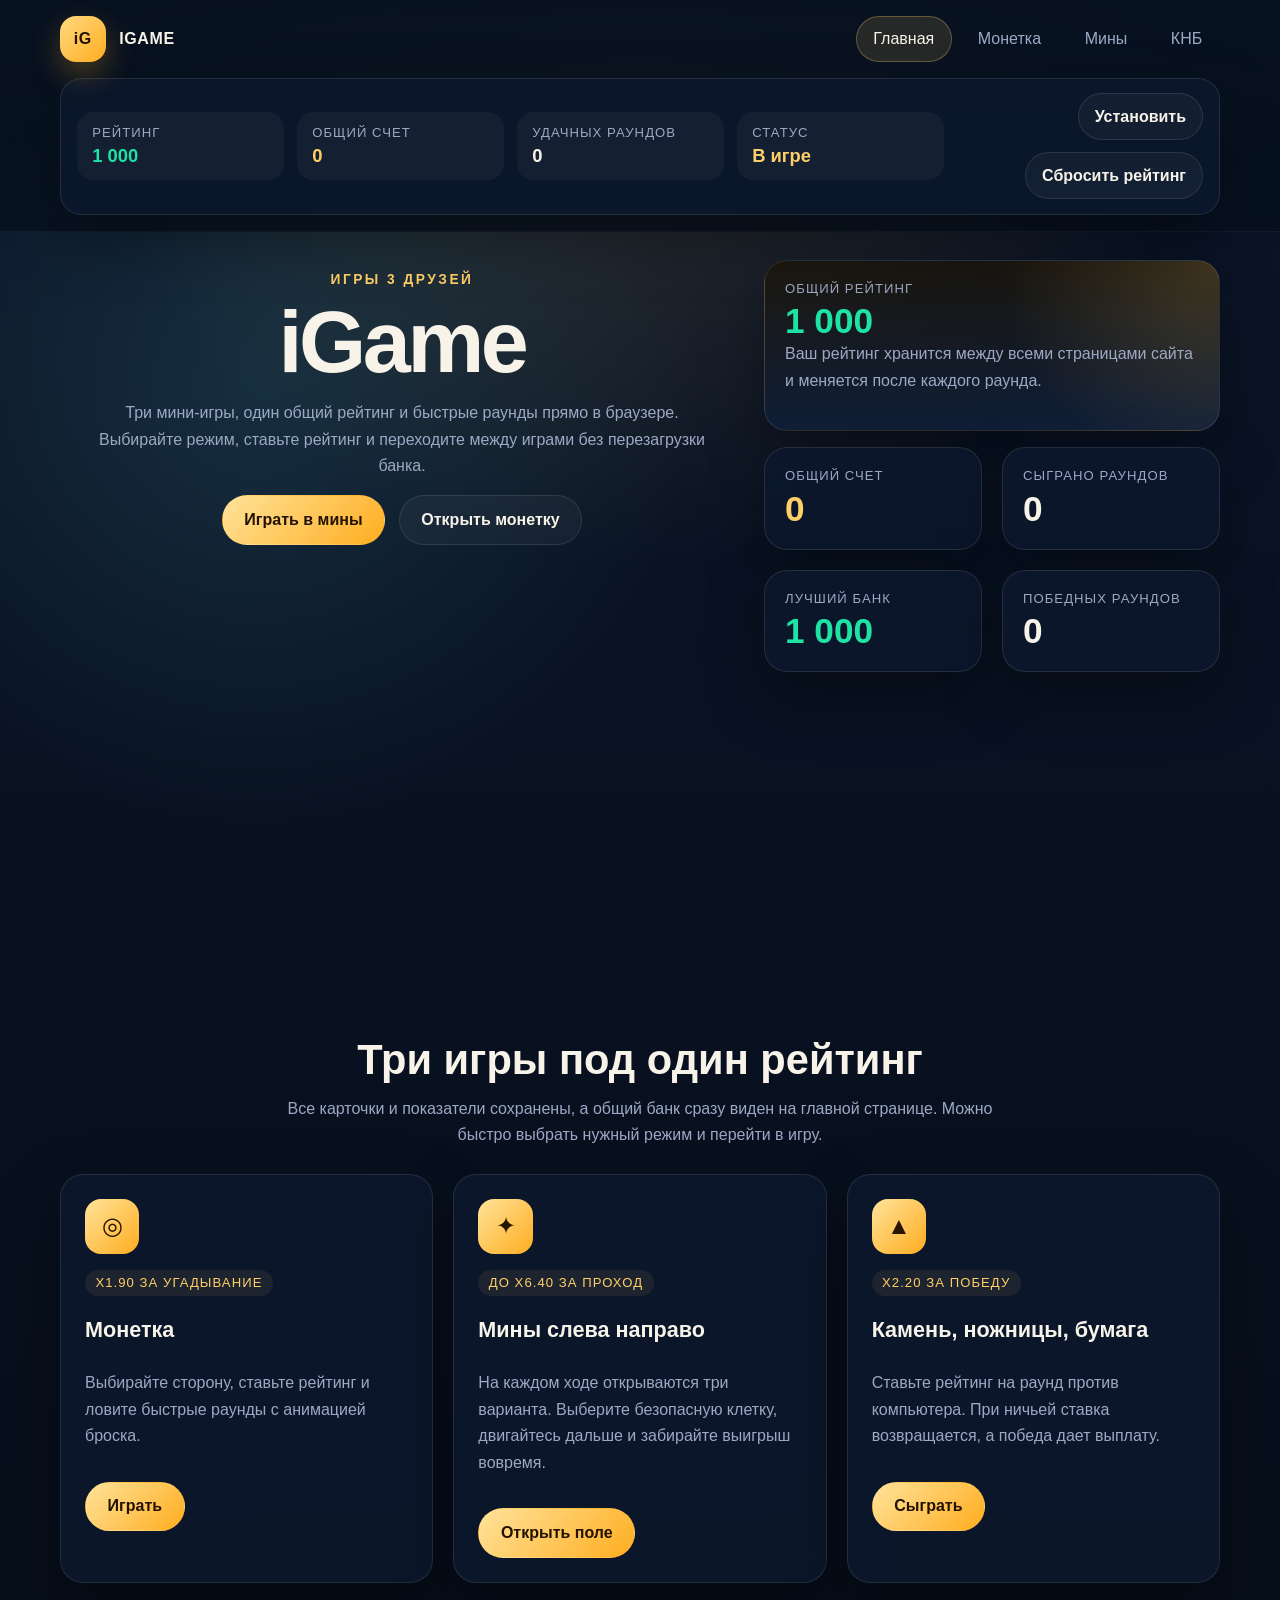
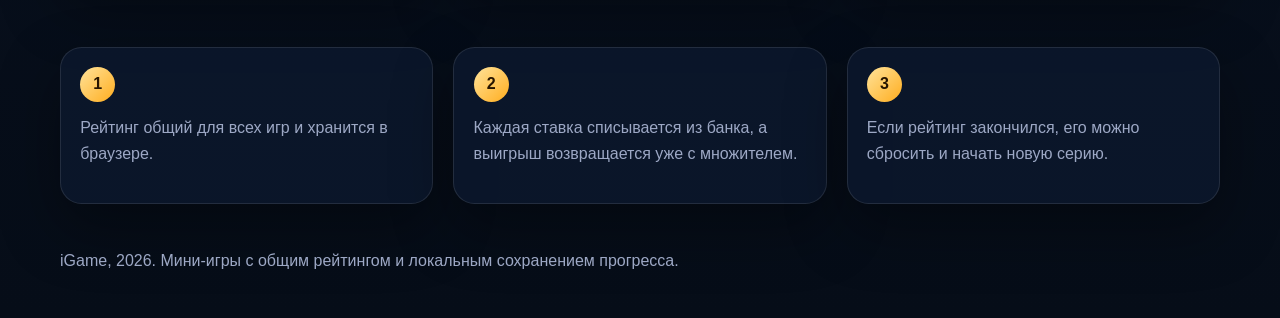
<file: index.html>
<!DOCTYPE html>
<html lang="ru">
<head>
  <meta charset="UTF-8">
  <meta name="viewport" content="width=device-width, initial-scale=1.0">
  <meta name="theme-color" content="#0b1528">
  <meta name="format-detection" content="telephone=no">
  <meta name="mobile-web-app-capable" content="yes">
  <meta name="apple-mobile-web-app-capable" content="yes">
  <meta name="apple-mobile-web-app-status-bar-style" content="black-translucent">
  <meta name="apple-mobile-web-app-title" content="iGame">
  <title>iGame | Мини-игры на рейтинг</title>
  <link rel="manifest" href="manifest.webmanifest">
  <link rel="icon" href="icon.svg" type="image/svg+xml">
  <link rel="apple-touch-icon" href="icons/apple-touch-icon.png">
  <link rel="stylesheet" href="assets/styles.css">
  <link rel="stylesheet" href="styles.override.css">
</head>
<body data-page="home">
  <header class="site-header">
    <div class="container site-header__inner">
      <a class="brand" href="index.html">
        <span class="brand__badge">iG</span>
        <span class="brand__text">iGame</span>
      </a>
      <nav class="site-nav" aria-label="Основная навигация">
        <a href="index.html">Главная</a>
        <a href="coin-toss.html">Монетка</a>
        <a href="minesweeper.html">Мины</a>
        <a href="rps.html">КНБ</a>
      </nav>
    </div>
    <div class="container">
      <section class="bank-bar" aria-label="Игровой рейтинг">
        <div class="bank-bar__group">
          <article class="bank-pill">
            <span class="bank-pill__label">Рейтинг</span>
            <strong class="bank-pill__value" data-bank-balance>1 000</strong>
          </article>
          <article class="bank-pill">
            <span class="bank-pill__label">Общий счет</span>
            <strong class="bank-pill__value" data-bank-profit>+0</strong>
          </article>
          <article class="bank-pill">
            <span class="bank-pill__label">Удачных раундов</span>
            <strong class="bank-pill__value" data-bank-wins>0</strong>
          </article>
          <article class="bank-pill">
            <span class="bank-pill__label">Статус</span>
            <strong class="bank-pill__value" data-bank-rank>В игре</strong>
          </article>
        </div>
        <div class="bank-bar__actions">
          <button class="button button--ghost button--small" type="button" data-install-trigger>Установить</button>
          <button class="button button--ghost button--small" type="button" data-bank-reset>Сбросить рейтинг</button>
        </div>
      </section>
    </div>
  </header>

  <main>
    <section class="hero hero--home">
      <div class="container hero__layout hero__layout--home">
        <div class="hero__content">
          <p class="eyebrow">Игры 3 друзей</p>
          <h1>iGame</h1>
          <p class="hero__lead">
            Три мини-игры, один общий рейтинг и быстрые раунды прямо в браузере. Выбирайте режим, ставьте рейтинг и переходите между играми без перезагрузки банка.
          </p>
          <div class="hero__actions">
            <a class="button button--accent" href="minesweeper.html">Играть в мины</a>
            <a class="button button--ghost" href="coin-toss.html">Открыть монетку</a>
          </div>
        </div>

        <aside class="hero-panel hero-panel--raised" aria-label="Сводка игрока">
          <article class="dashboard-card dashboard-card--jackpot">
            <span class="dashboard-card__label">Общий рейтинг</span>
            <strong class="dashboard-card__value" data-bank-balance>1 000</strong>
            <p class="dashboard-card__text">Ваш рейтинг хранится между всеми страницами сайта и меняется после каждого раунда.</p>
          </article>
          <div class="dashboard-grid">
            <article class="dashboard-card">
              <span class="dashboard-card__label">Общий счет</span>
              <strong class="dashboard-card__value" data-bank-profit>+0</strong>
            </article>
            <article class="dashboard-card">
              <span class="dashboard-card__label">Сыграно раундов</span>
              <strong class="dashboard-card__value" data-bank-rounds>0</strong>
            </article>
            <article class="dashboard-card">
              <span class="dashboard-card__label">Лучший банк</span>
              <strong class="dashboard-card__value" data-bank-best>1 000</strong>
            </article>
            <article class="dashboard-card">
              <span class="dashboard-card__label">Победных раундов</span>
              <strong class="dashboard-card__value" data-bank-wins>0</strong>
            </article>
          </div>
        </aside>
      </div>
    </section>

    <section class="section">
      <div class="container">
        <div class="section-heading section-heading--center">
          <h2>Три игры под один рейтинг</h2>
          <p>Все карточки и показатели сохранены, а общий банк сразу виден на главной странице. Можно быстро выбрать нужный режим и перейти в игру.</p>
        </div>

        <div class="game-grid">
          <article class="game-card">
            <div class="game-card__icon" aria-hidden="true">◎</div>
            <span class="game-card__badge">x1.90 за угадывание</span>
            <h3>Монетка</h3>
            <p>Выбирайте сторону, ставьте рейтинг и ловите быстрые раунды с анимацией броска.</p>
            <a class="button button--accent" href="coin-toss.html">Играть</a>
          </article>

          <article class="game-card">
            <div class="game-card__icon" aria-hidden="true">✦</div>
            <span class="game-card__badge">до x6.40 за проход</span>
            <h3>Мины слева направо</h3>
            <p>На каждом ходе открываются три варианта. Выберите безопасную клетку, двигайтесь дальше и забирайте выигрыш вовремя.</p>
            <a class="button button--accent" href="minesweeper.html">Открыть поле</a>
          </article>

          <article class="game-card">
            <div class="game-card__icon" aria-hidden="true">▲</div>
            <span class="game-card__badge">x2.20 за победу</span>
            <h3>Камень, ножницы, бумага</h3>
            <p>Ставьте рейтинг на раунд против компьютера. При ничьей ставка возвращается, а победа дает выплату.</p>
            <a class="button button--accent" href="rps.html">Сыграть</a>
          </article>
        </div>
      </div>
    </section>

    <section class="section section--compact">
      <div class="container">
        <div class="info-strip">
          <article class="info-strip__card">
            <span>1</span>
            <p>Рейтинг общий для всех игр и хранится в браузере.</p>
          </article>
          <article class="info-strip__card">
            <span>2</span>
            <p>Каждая ставка списывается из банка, а выигрыш возвращается уже с множителем.</p>
          </article>
          <article class="info-strip__card">
            <span>3</span>
            <p>Если рейтинг закончился, его можно сбросить и начать новую серию.</p>
          </article>
        </div>
      </div>
    </section>
  </main>

  <footer class="site-footer">
    <div class="container">
      <p>iGame, 2026. Мини-игры с общим рейтингом и локальным сохранением прогресса.</p>
    </div>
  </footer>

  <script src="assets/main.js"></script>
  <script src="pwa.js"></script>
</body>
</html>
</file>
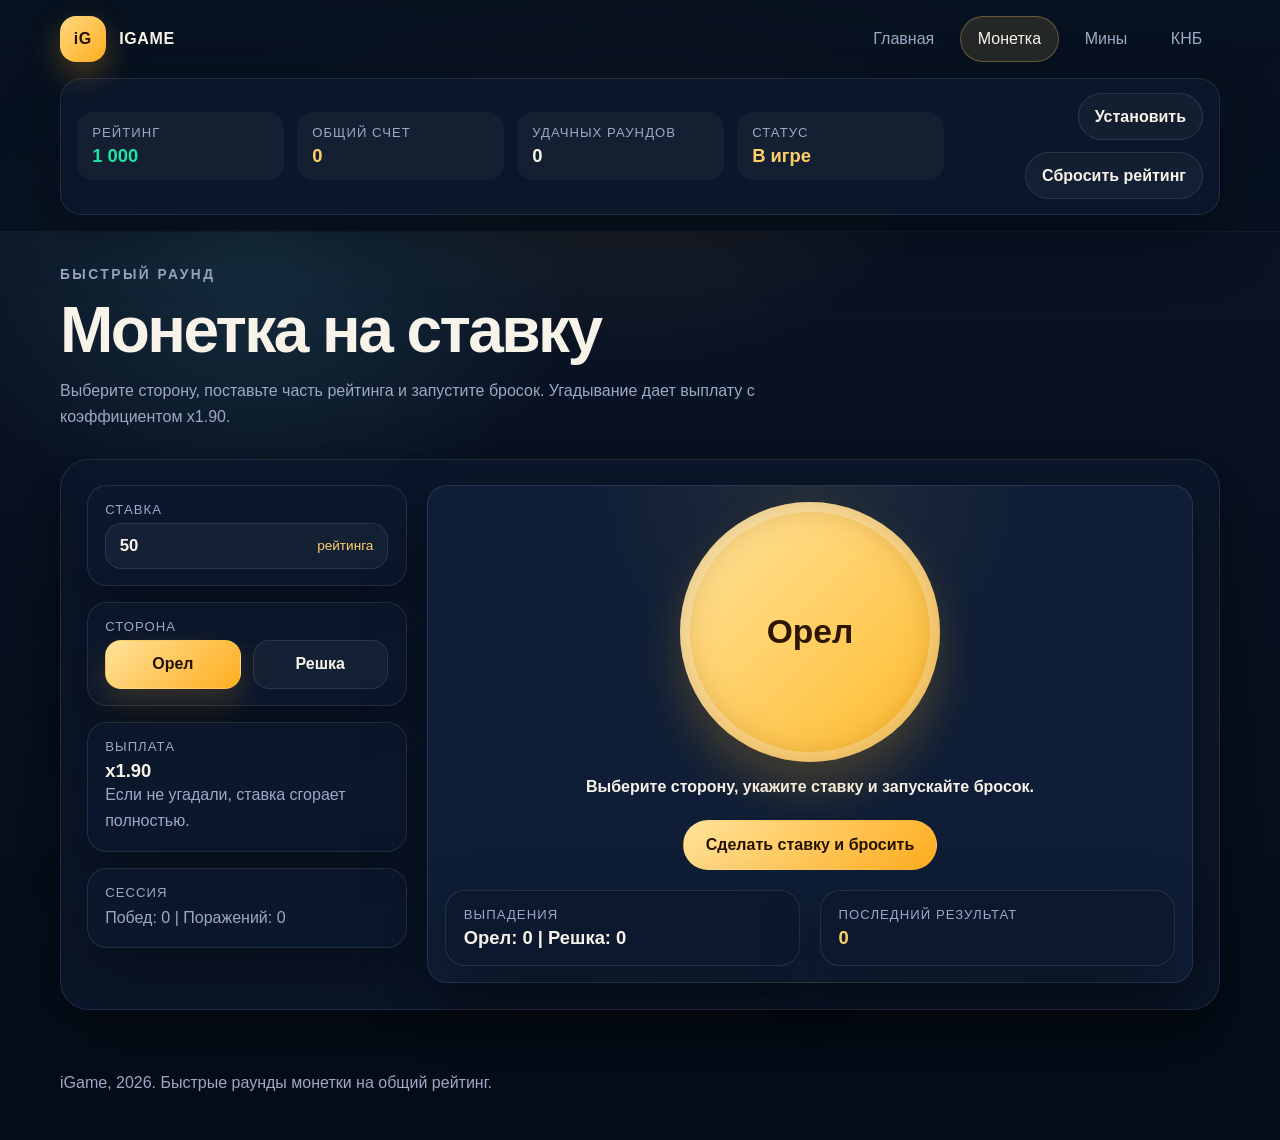
<file: coin-toss.html>
<!DOCTYPE html>
<html lang="ru">
<head>
  <meta charset="UTF-8">
  <meta name="viewport" content="width=device-width, initial-scale=1.0">
  <meta name="theme-color" content="#0b1528">
  <meta name="format-detection" content="telephone=no">
  <meta name="mobile-web-app-capable" content="yes">
  <meta name="apple-mobile-web-app-capable" content="yes">
  <meta name="apple-mobile-web-app-status-bar-style" content="black-translucent">
  <meta name="apple-mobile-web-app-title" content="iGame">
  <title>iGame | Монетка</title>
  <link rel="manifest" href="manifest.webmanifest">
  <link rel="icon" href="icon.svg" type="image/svg+xml">
  <link rel="apple-touch-icon" href="icons/apple-touch-icon.png">
  <link rel="stylesheet" href="assets/styles.css">
  <link rel="stylesheet" href="styles.override.css">
</head>
<body data-page="coin">
  <header class="site-header">
    <div class="container site-header__inner">
      <a class="brand" href="index.html">
        <span class="brand__badge">iG</span>
        <span class="brand__text">iGame</span>
      </a>
      <nav class="site-nav" aria-label="Основная навигация">
        <a href="index.html">Главная</a>
        <a href="coin-toss.html">Монетка</a>
        <a href="minesweeper.html">Мины</a>
        <a href="rps.html">КНБ</a>
      </nav>
    </div>
    <div class="container">
      <section class="bank-bar" aria-label="Игровой рейтинг">
        <div class="bank-bar__group">
          <article class="bank-pill">
            <span class="bank-pill__label">Рейтинг</span>
            <strong class="bank-pill__value" data-bank-balance>1 000</strong>
          </article>
          <article class="bank-pill">
            <span class="bank-pill__label">Общий счет</span>
            <strong class="bank-pill__value" data-bank-profit>+0</strong>
          </article>
          <article class="bank-pill">
            <span class="bank-pill__label">Удачных раундов</span>
            <strong class="bank-pill__value" data-bank-wins>0</strong>
          </article>
          <article class="bank-pill">
            <span class="bank-pill__label">Статус</span>
            <strong class="bank-pill__value" data-bank-rank>В игре</strong>
          </article>
        </div>
        <div class="bank-bar__actions">
          <button class="button button--ghost button--small" type="button" data-install-trigger>Установить</button>
          <button class="button button--ghost button--small" type="button" data-bank-reset>Сбросить рейтинг</button>
        </div>
      </section>
    </div>
  </header>

  <main class="page-main">
    <div class="container">
      <section class="page-intro">
        <p class="eyebrow">Быстрый раунд</p>
        <h1>Монетка на ставку</h1>
        <p>Выберите сторону, поставьте часть рейтинга и запустите бросок. Угадывание дает выплату с коэффициентом x1.90.</p>
      </section>

      <section class="play-card">
        <div class="game-layout">
          <aside class="side-panel">
            <article class="panel-card">
              <span class="panel-card__label">Ставка</span>
              <label class="stake-field" for="coin-stake">
                <input class="stake-field__input" id="coin-stake" type="number" min="10" step="10" value="50" data-stake-input>
                <span class="stake-field__suffix">рейтинга</span>
              </label>
            </article>

            <article class="panel-card">
              <span class="panel-card__label">Сторона</span>
              <div class="toggle-group" id="coin-choice-group">
                <button class="toggle-button is-active" type="button" data-side="heads" aria-pressed="true">Орел</button>
                <button class="toggle-button" type="button" data-side="tails" aria-pressed="false">Решка</button>
              </div>
            </article>

            <article class="panel-card">
              <span class="panel-card__label">Выплата</span>
              <strong class="panel-card__value">x1.90</strong>
              <p class="panel-card__text">Если не угадали, ставка сгорает полностью.</p>
            </article>

            <article class="panel-card">
              <span class="panel-card__label">Сессия</span>
              <p class="panel-card__text" id="coin-session">Побед: 0 | Поражений: 0</p>
            </article>
          </aside>

          <div class="stage-card">
            <div class="coin-stage">
              <div class="coin" id="coin" aria-live="polite" aria-label="Монета">
                <span class="coin__face coin__face--front">Орел</span>
                <span class="coin__face coin__face--back">Решка</span>
              </div>
              <p class="result-text" id="coin-result" aria-live="polite">Выберите сторону, укажите ставку и запускайте бросок.</p>
              <button class="button button--accent" id="coin-button" type="button">Сделать ставку и бросить</button>
            </div>

            <div class="mini-stats">
              <article class="mini-stat">
                <span class="mini-stat__label">Выпадения</span>
                <strong class="mini-stat__value" id="coin-stats">Орел: 0 | Решка: 0</strong>
              </article>
              <article class="mini-stat">
                <span class="mini-stat__label">Последний результат</span>
                <strong class="mini-stat__value" id="coin-last-profit">0</strong>
              </article>
            </div>
          </div>
        </div>
      </section>
    </div>
  </main>

  <footer class="site-footer">
    <div class="container">
      <p>iGame, 2026. Быстрые раунды монетки на общий рейтинг.</p>
    </div>
  </footer>

  <script src="assets/main.js"></script>
  <script src="pwa.js"></script>
  <script src="assets/coin-toss.js"></script>
</body>
</html>
</file>
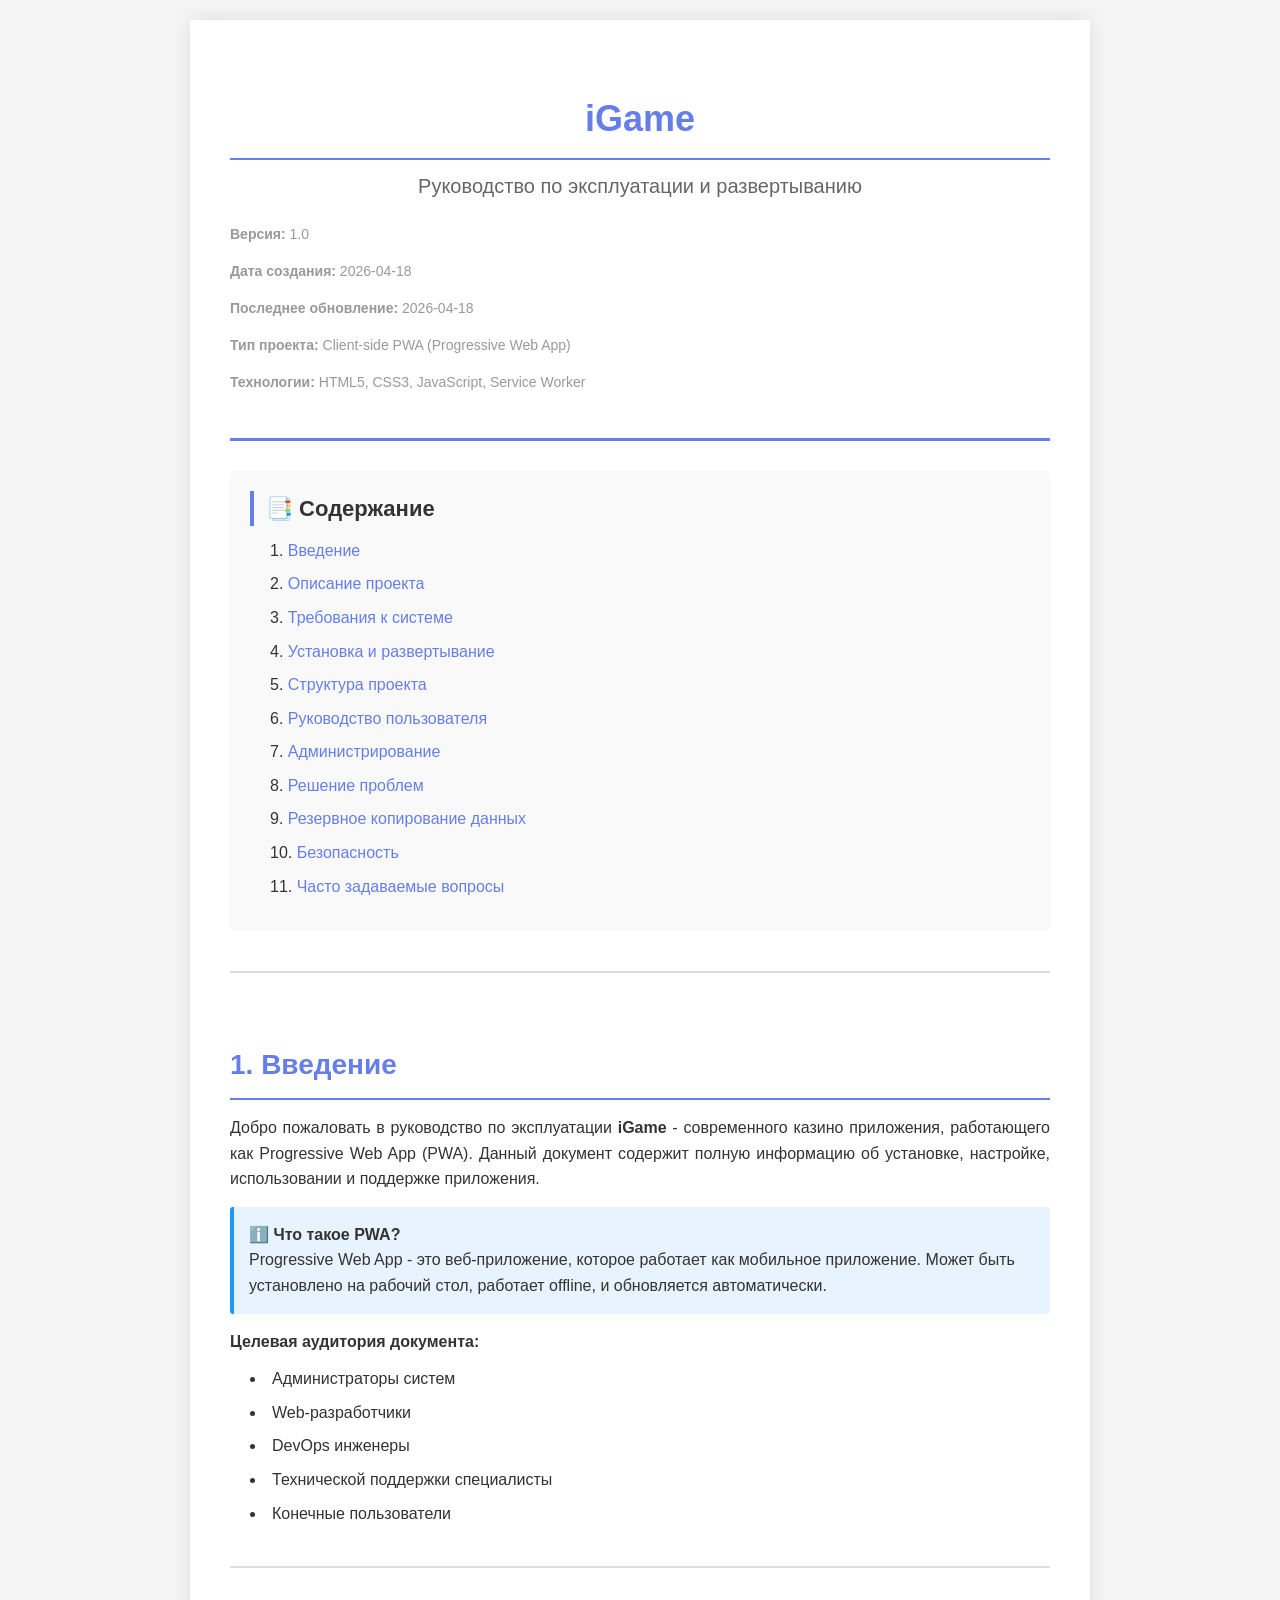
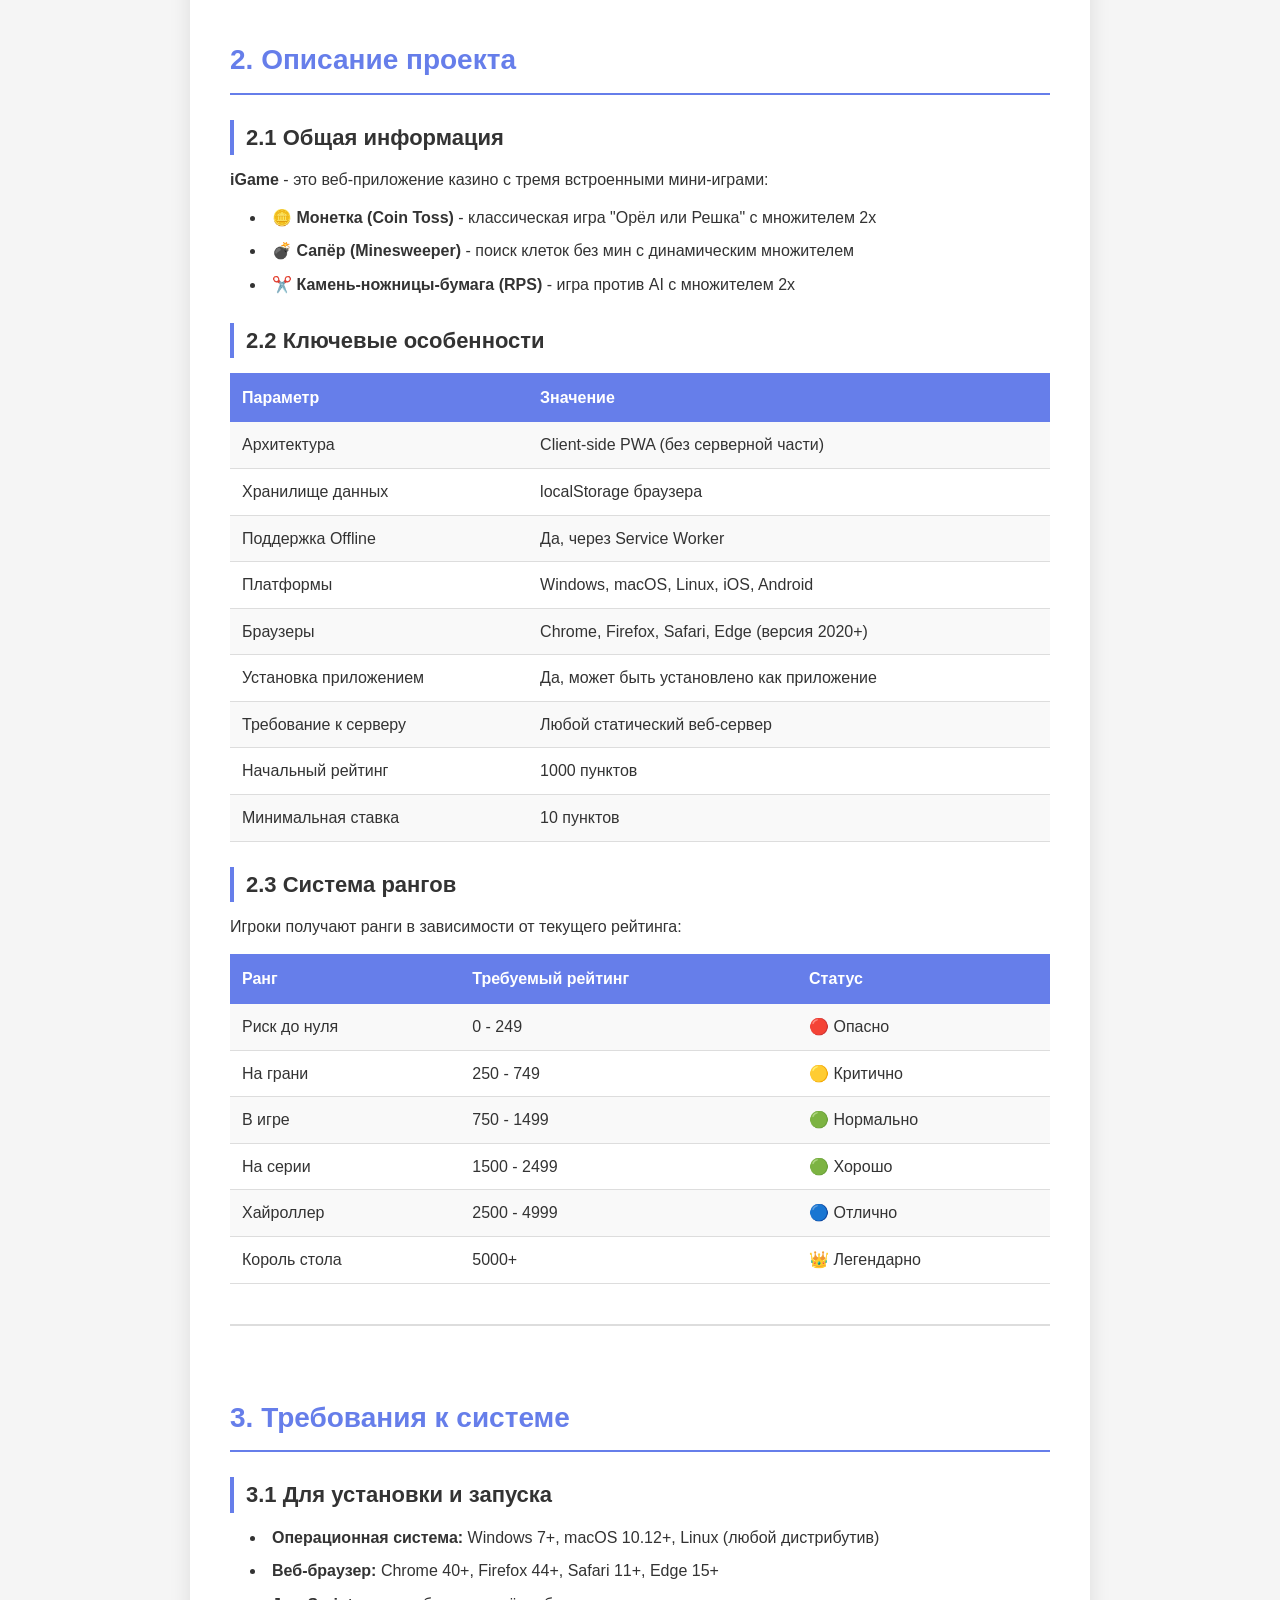
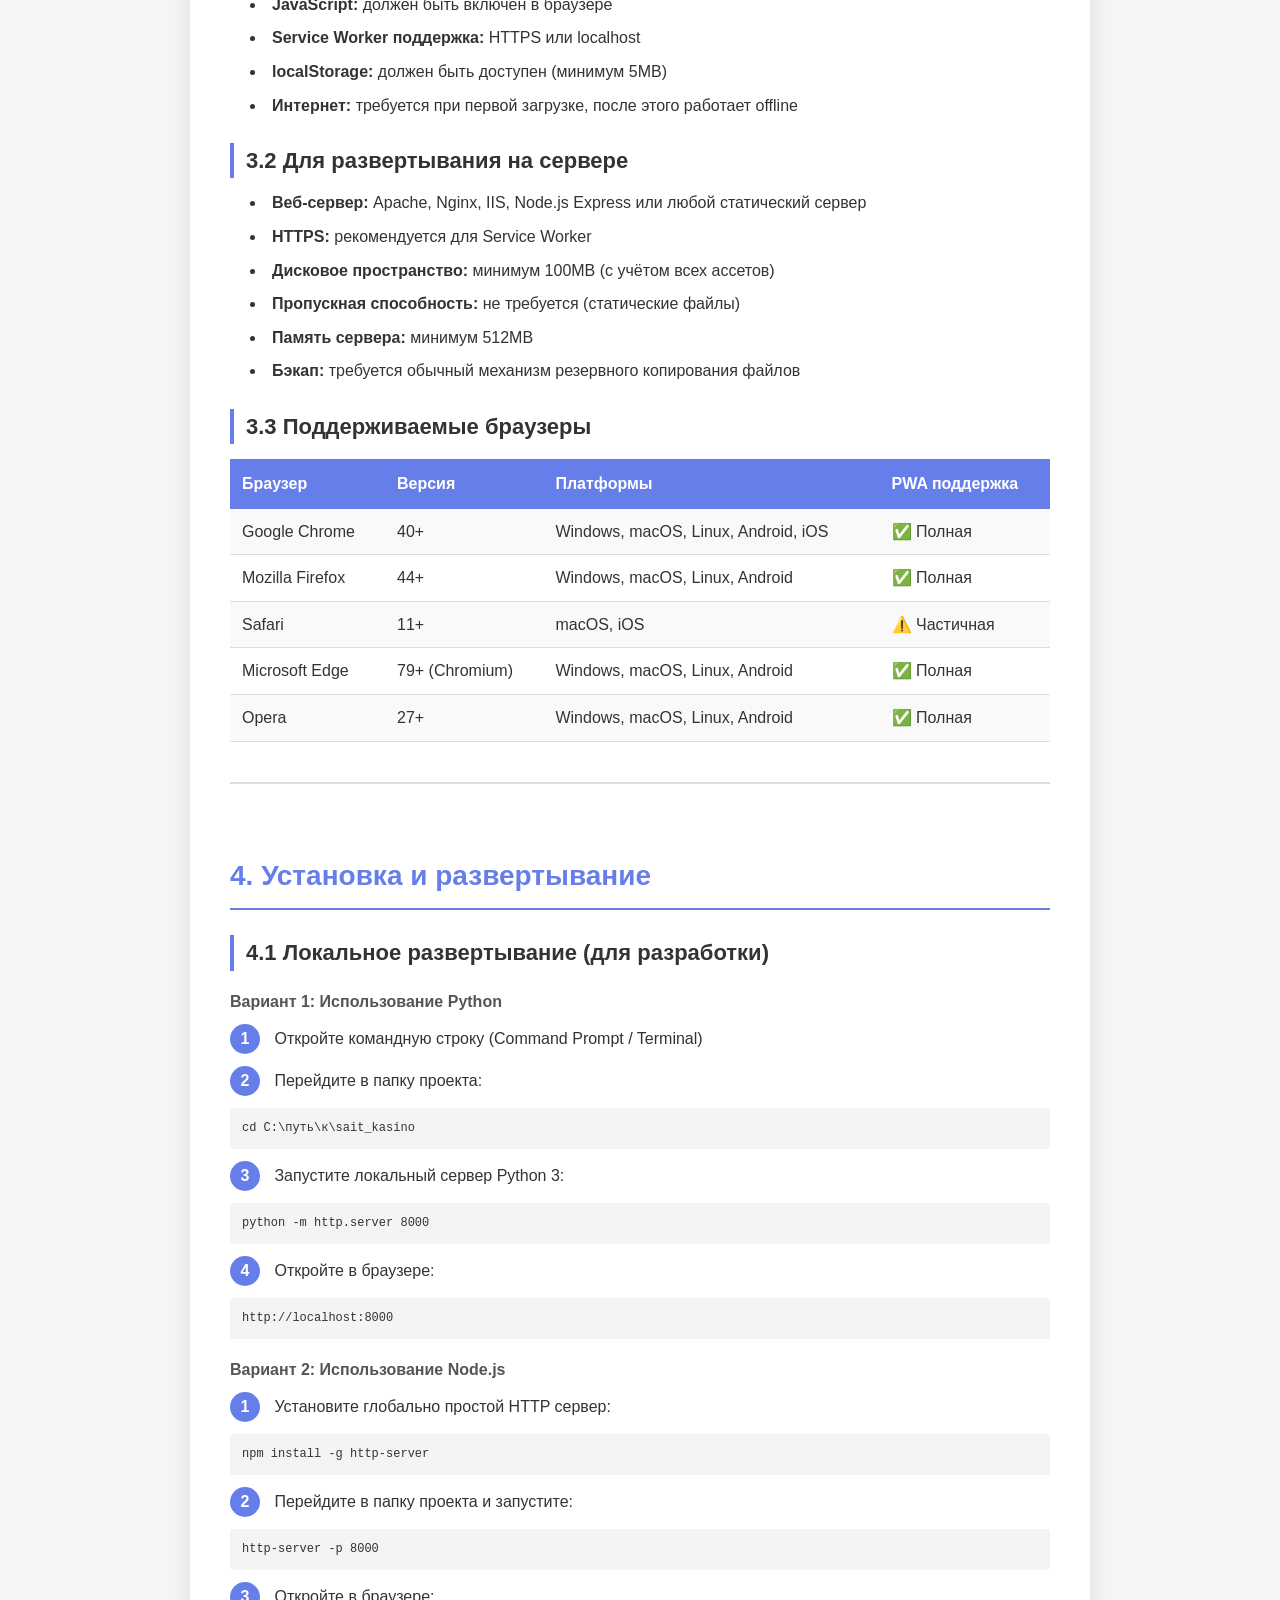
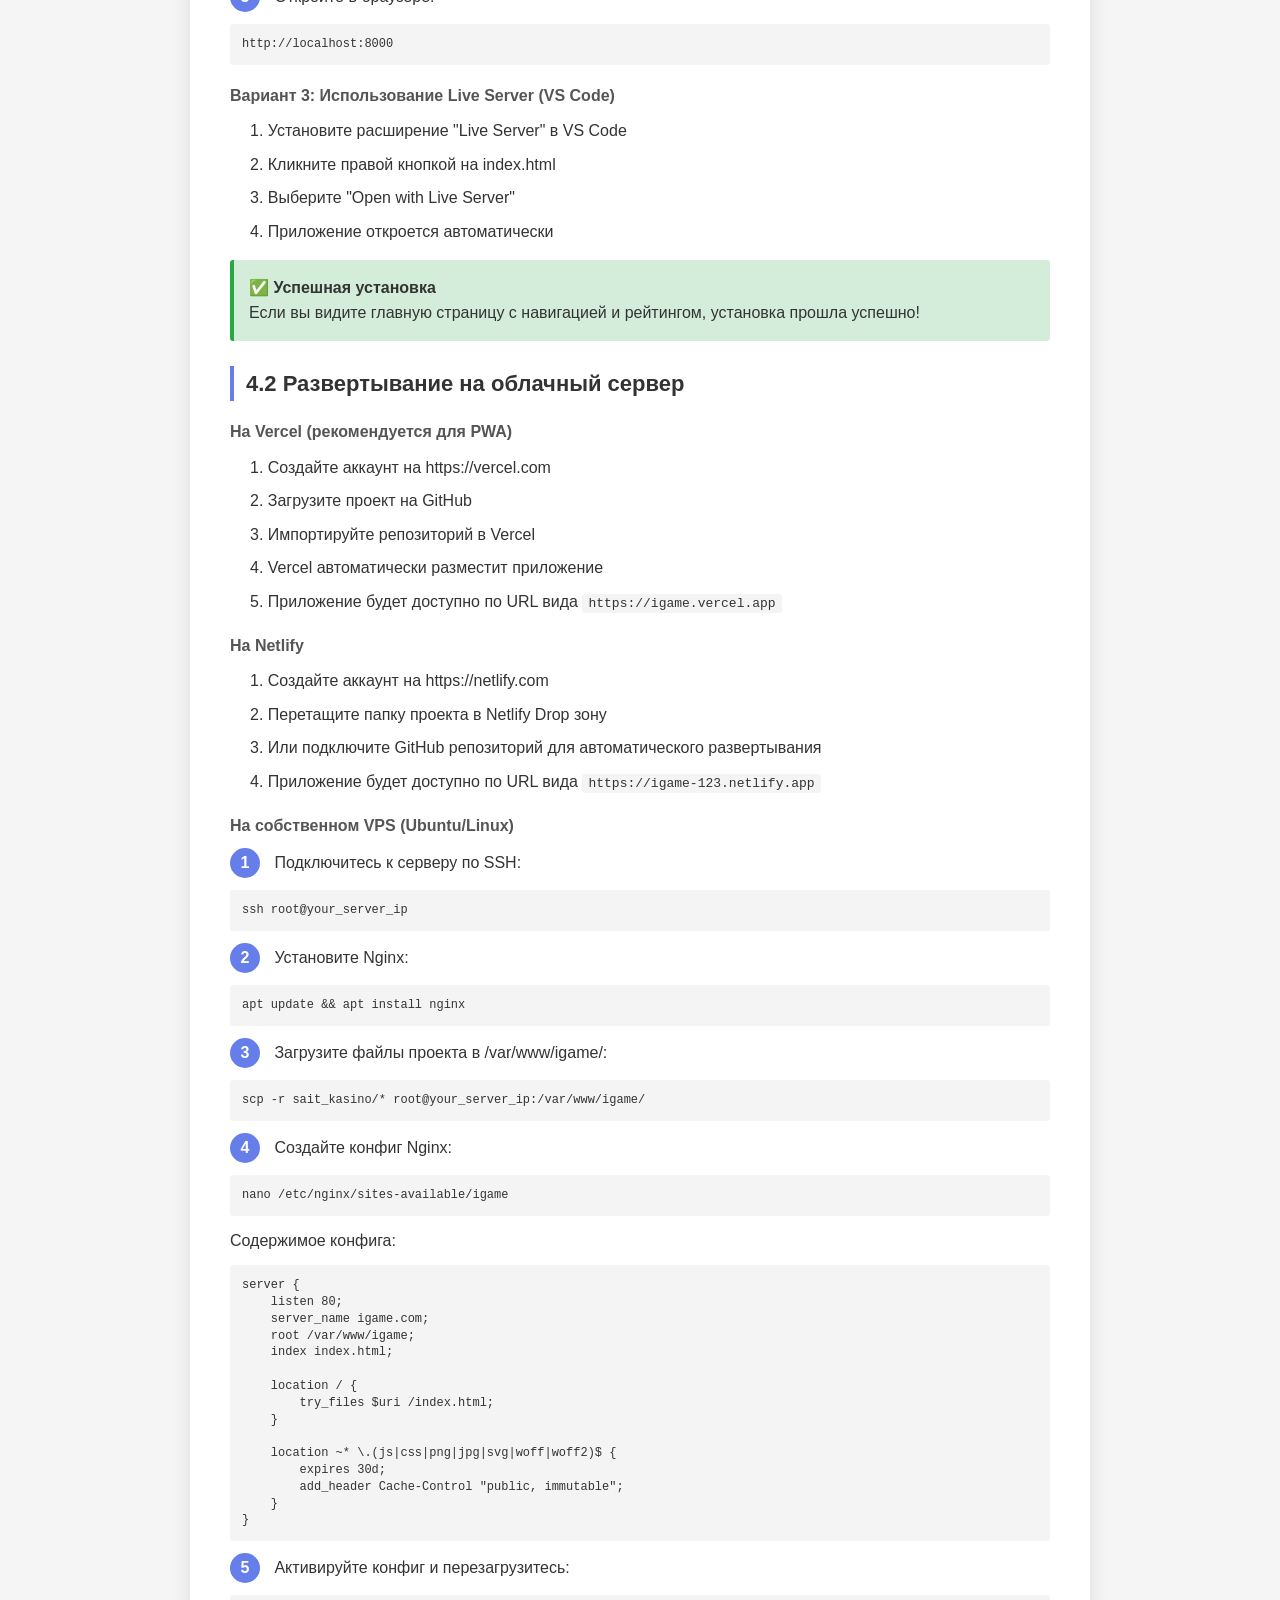
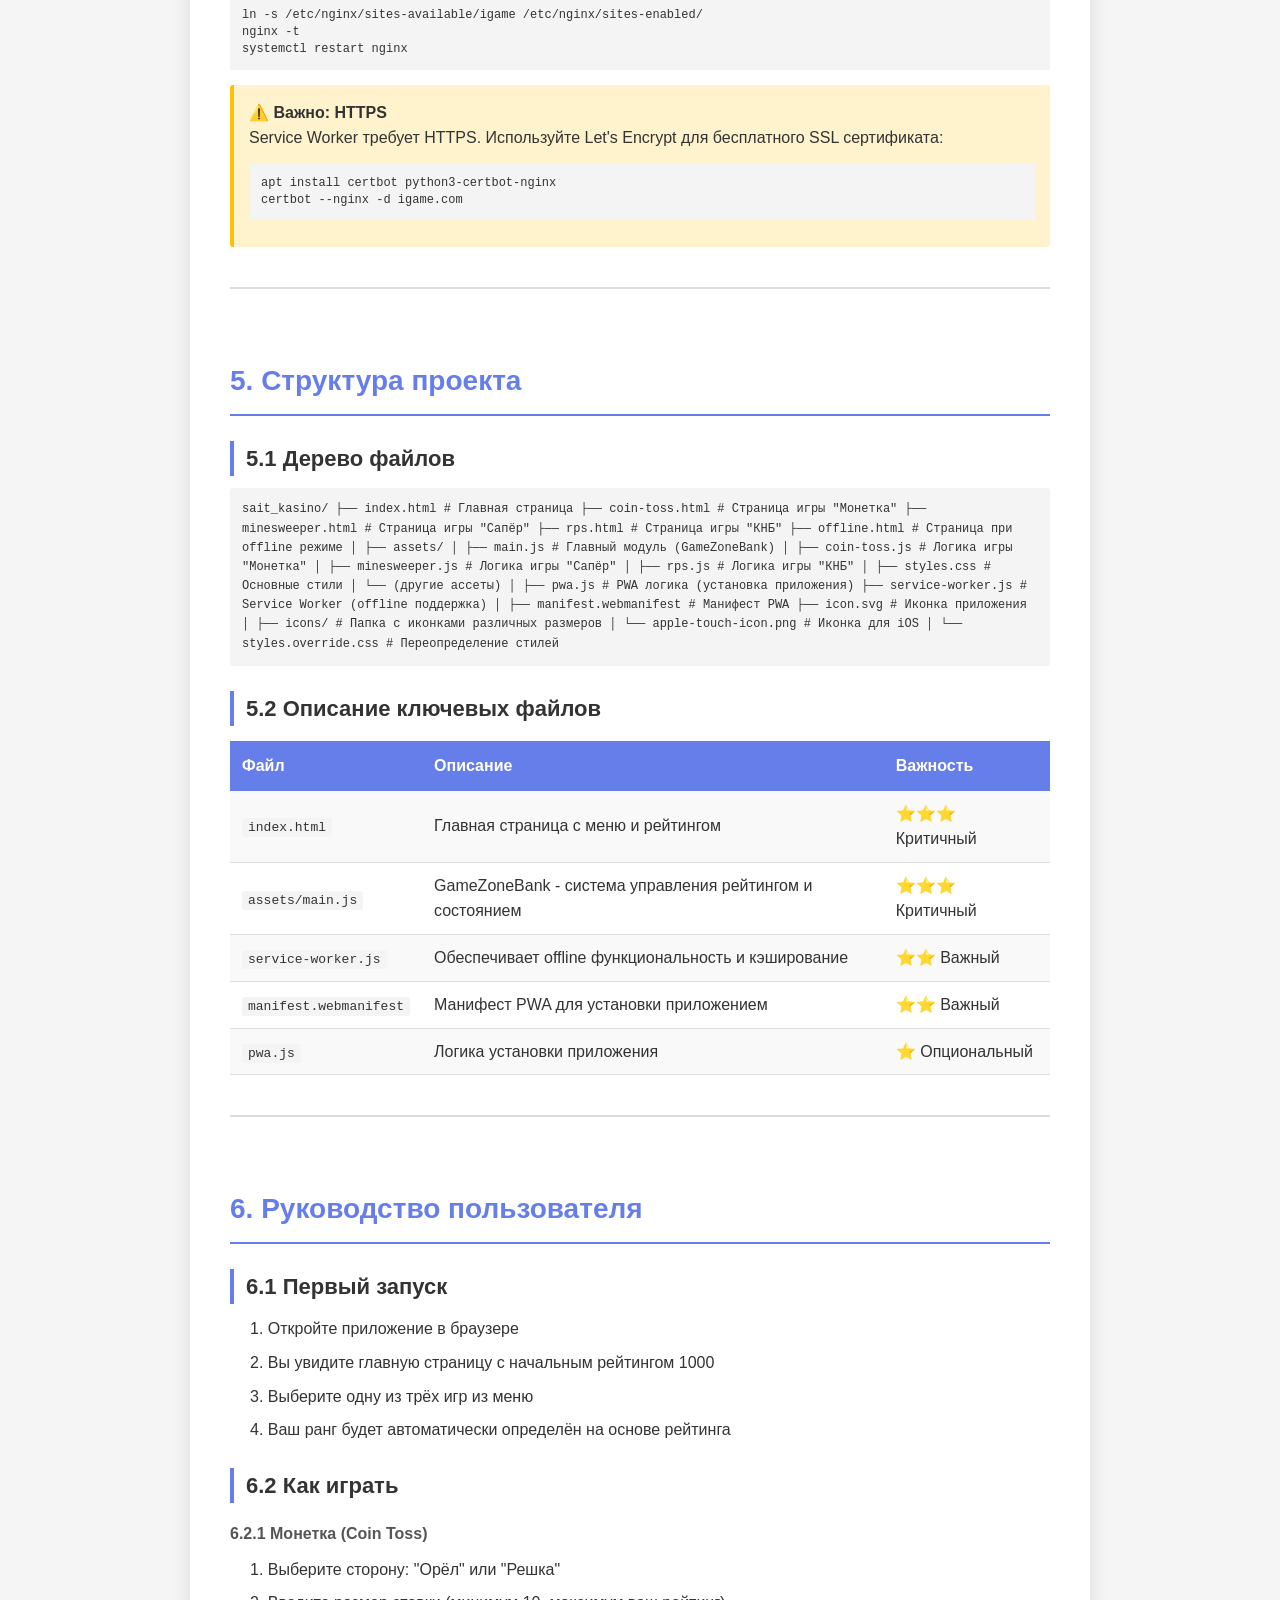
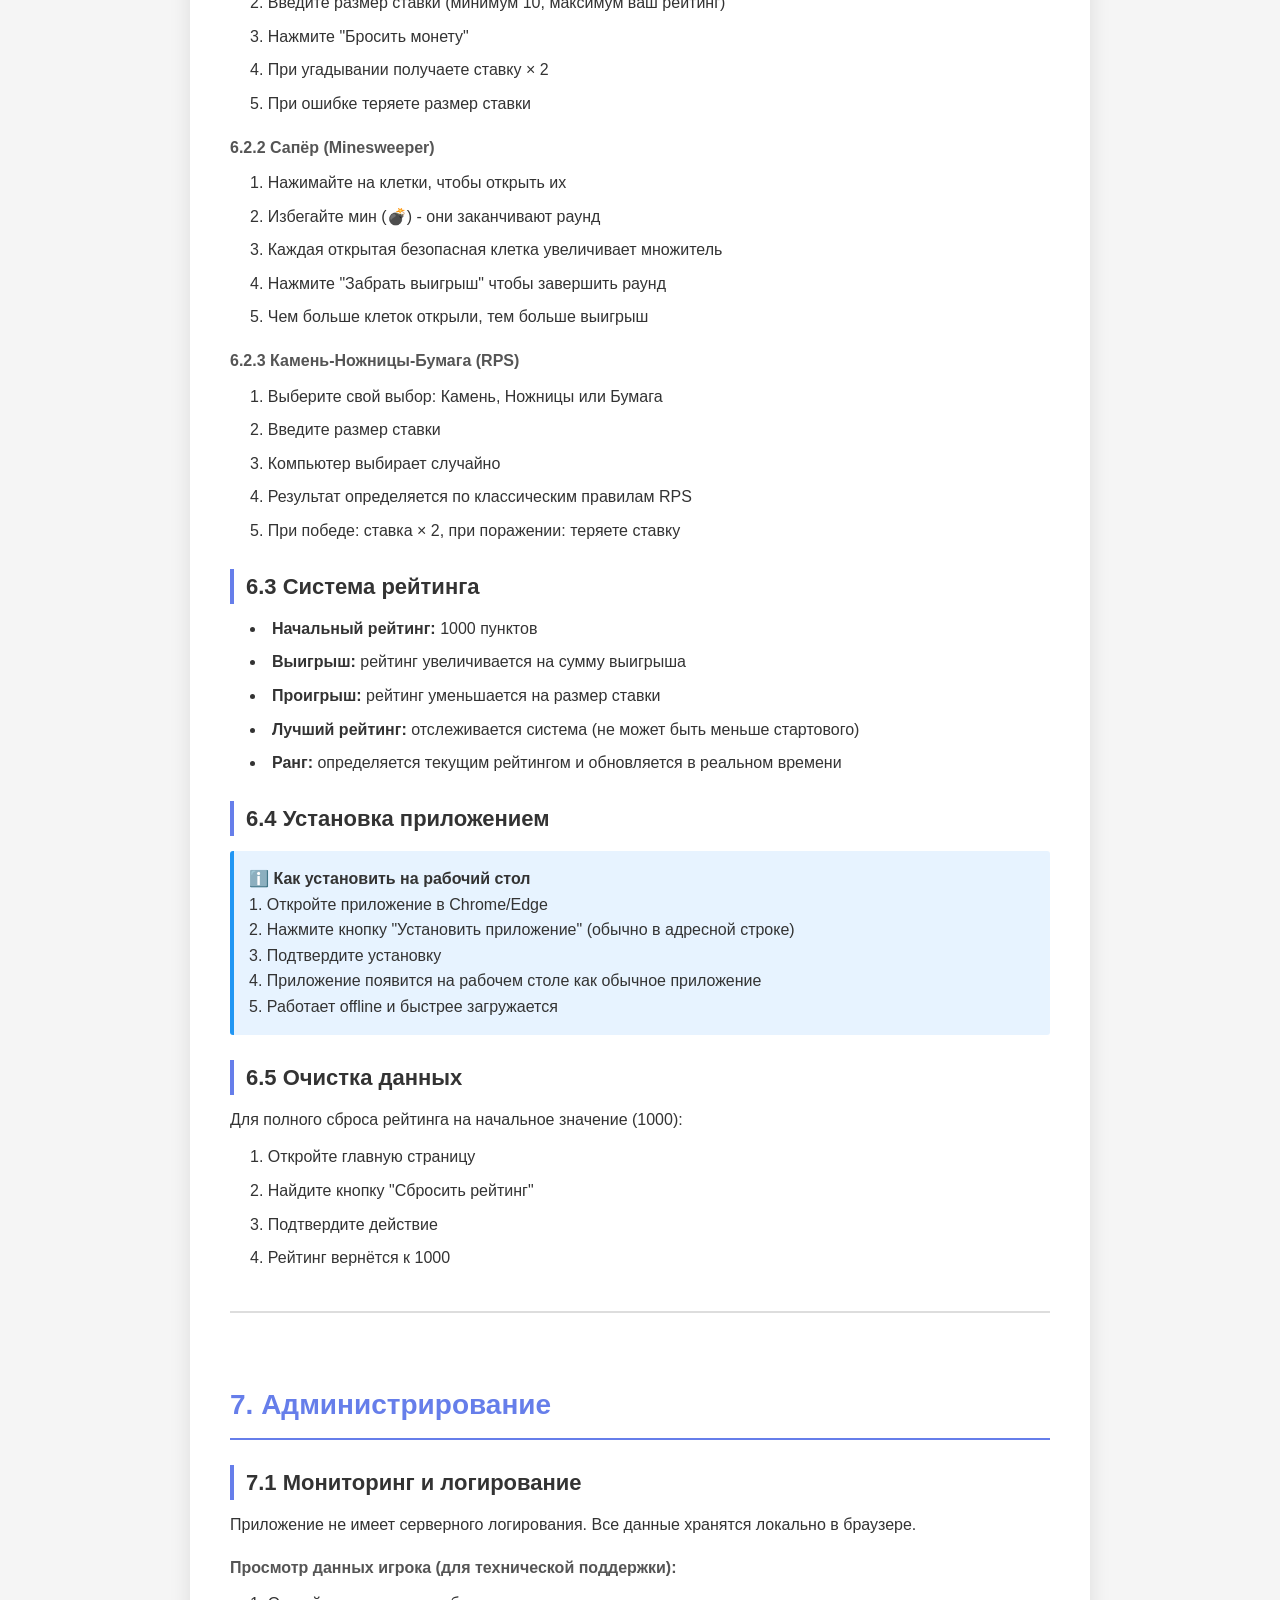
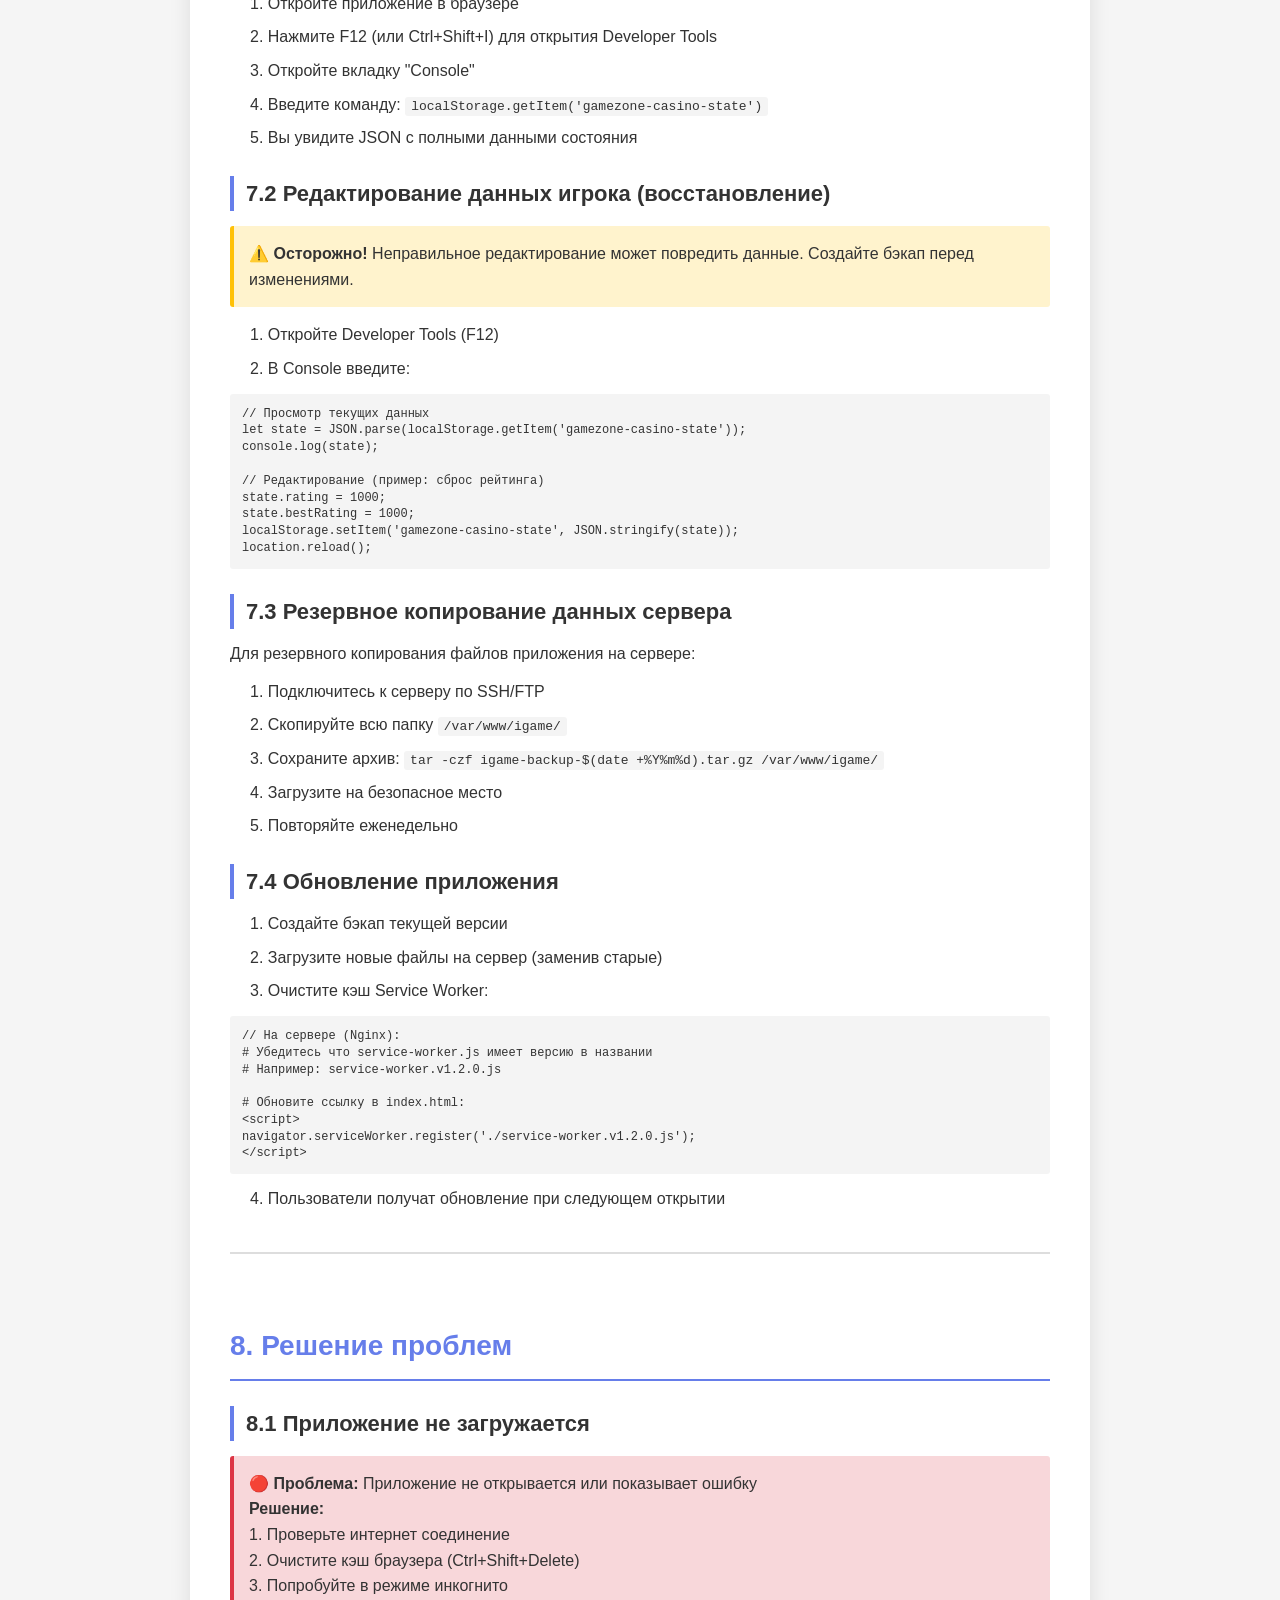
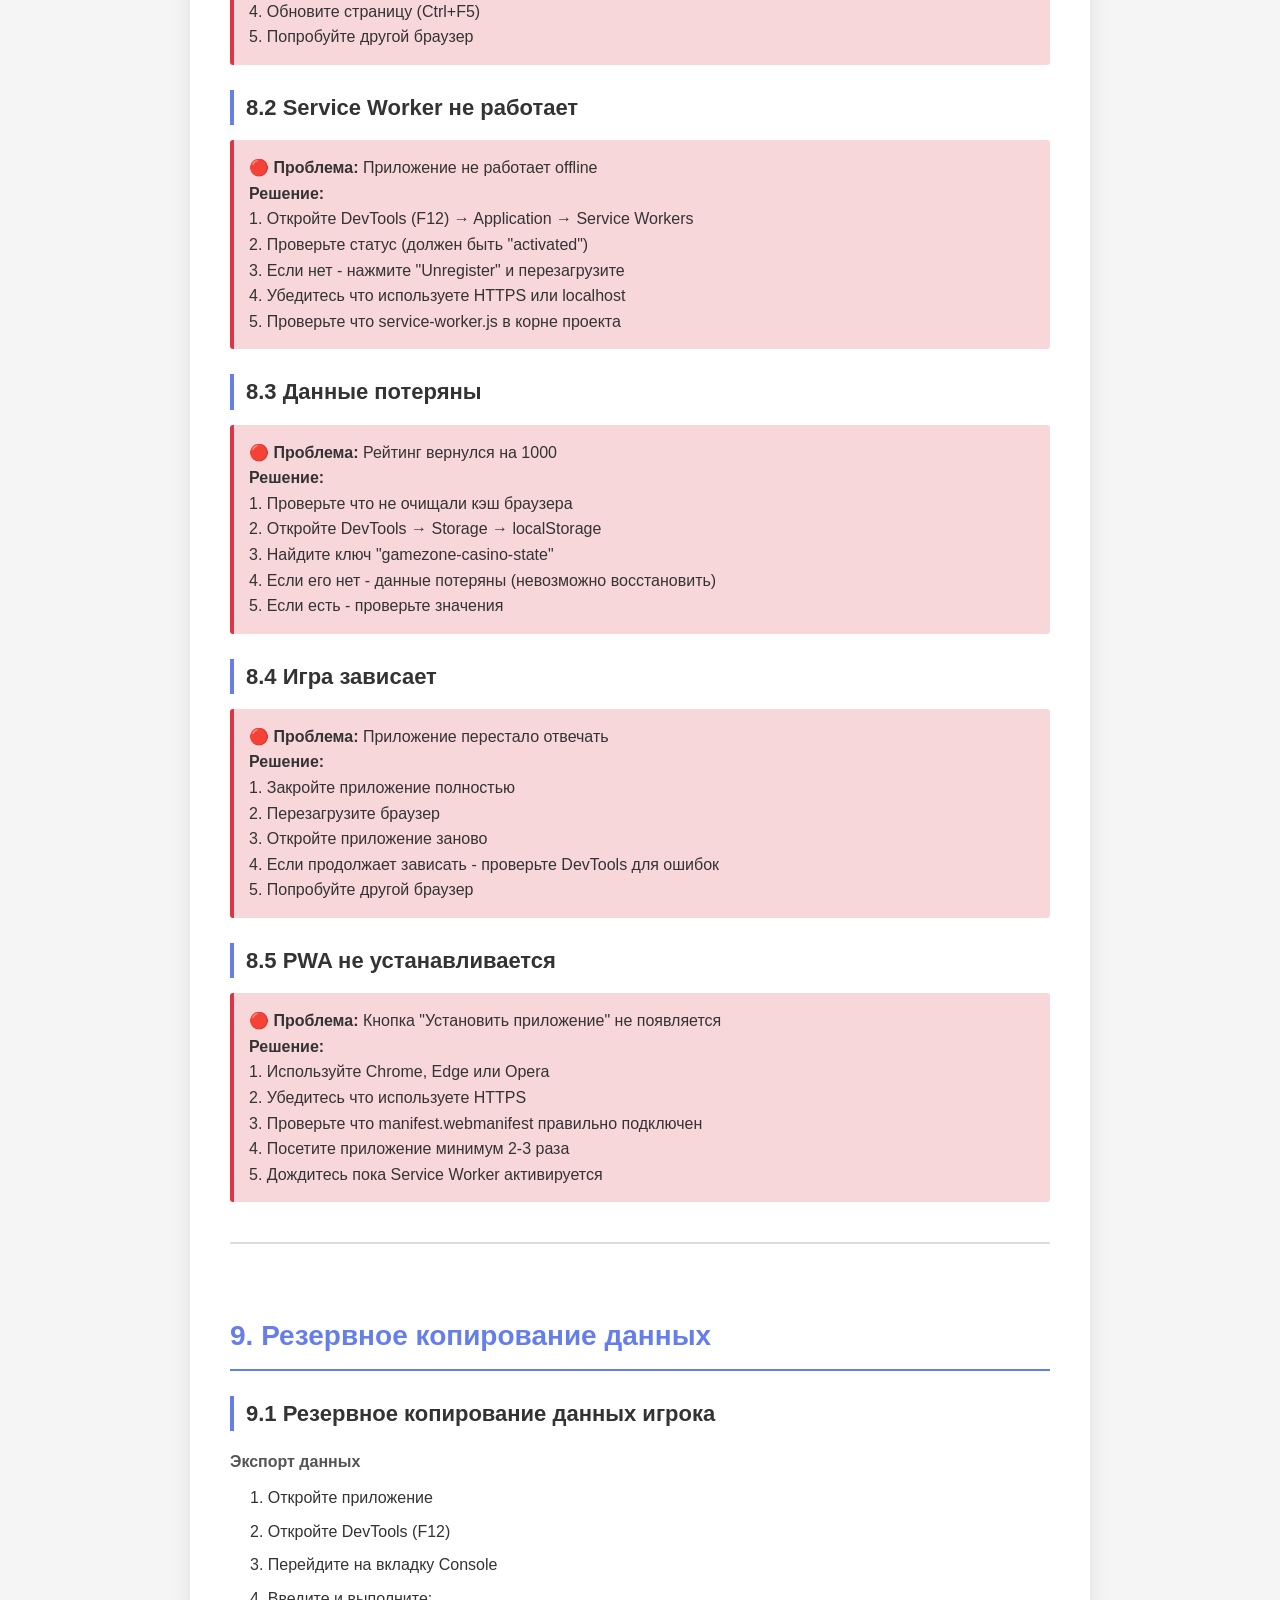
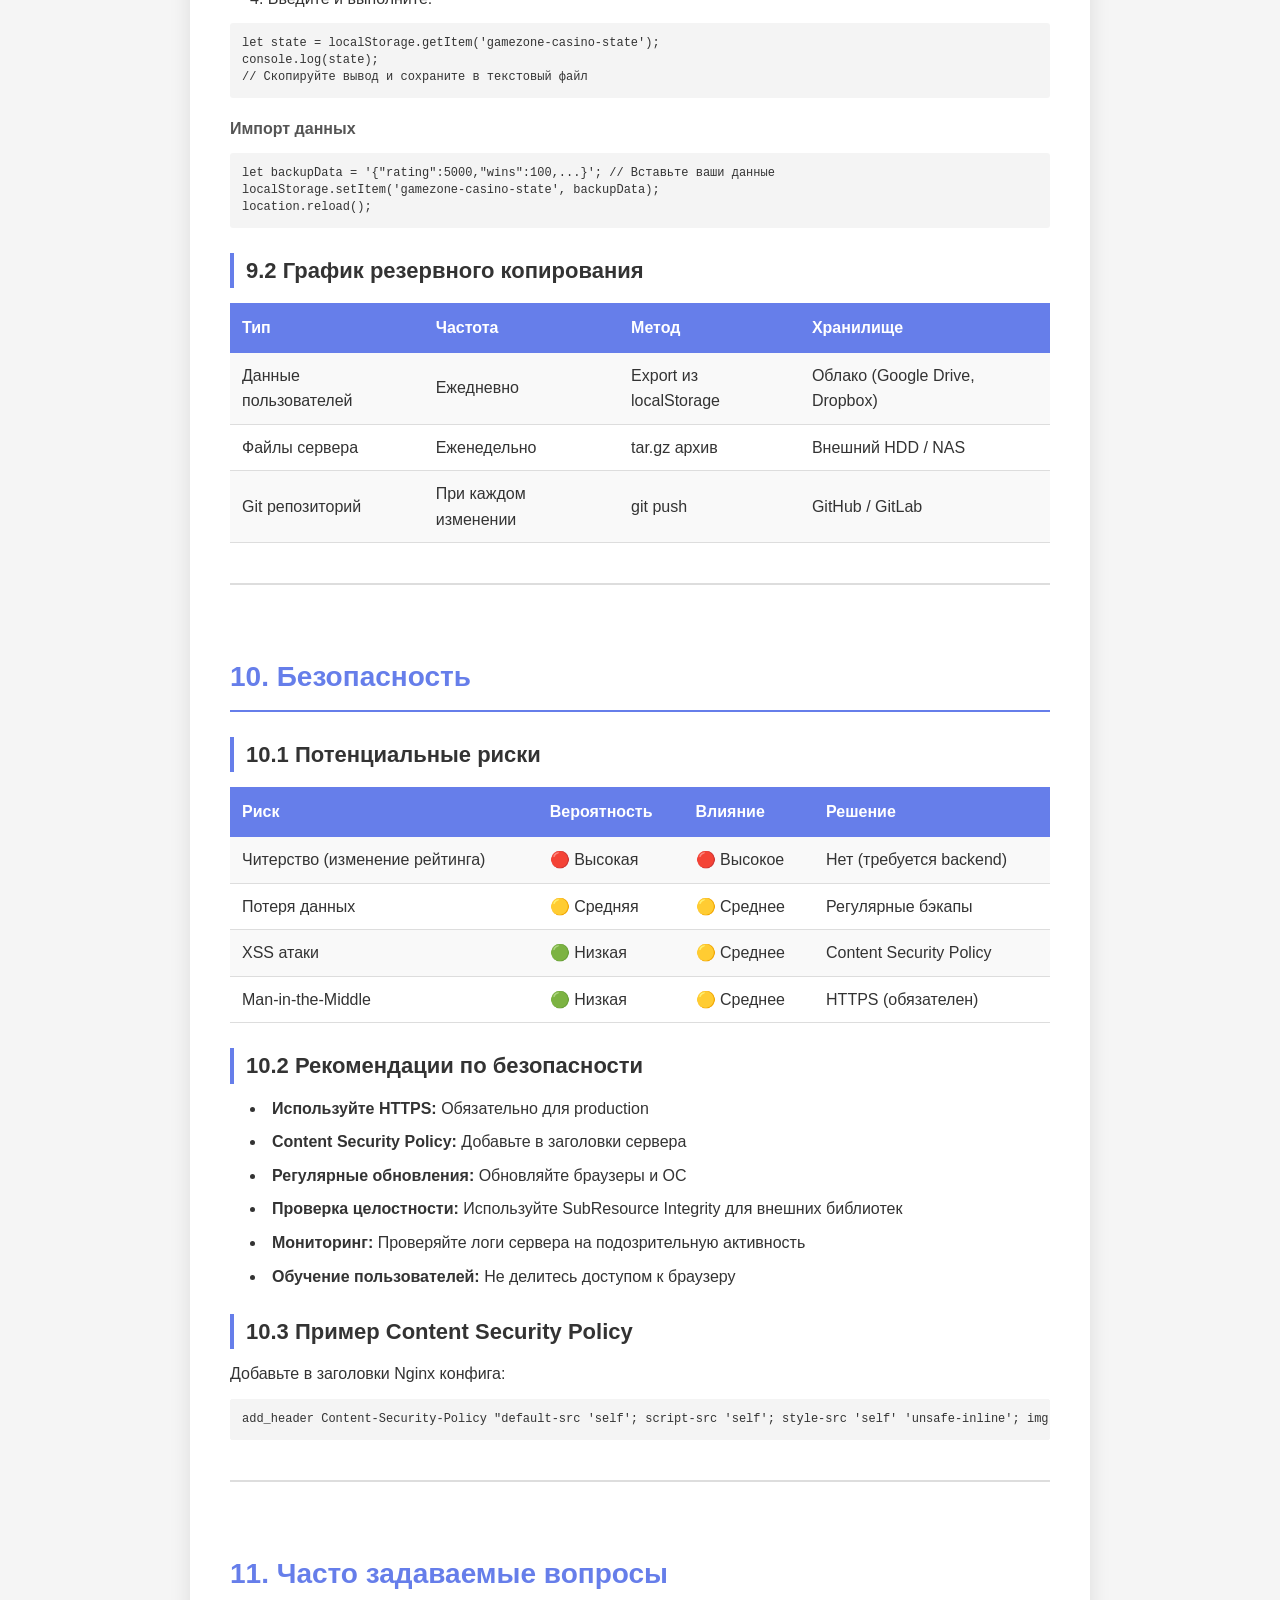
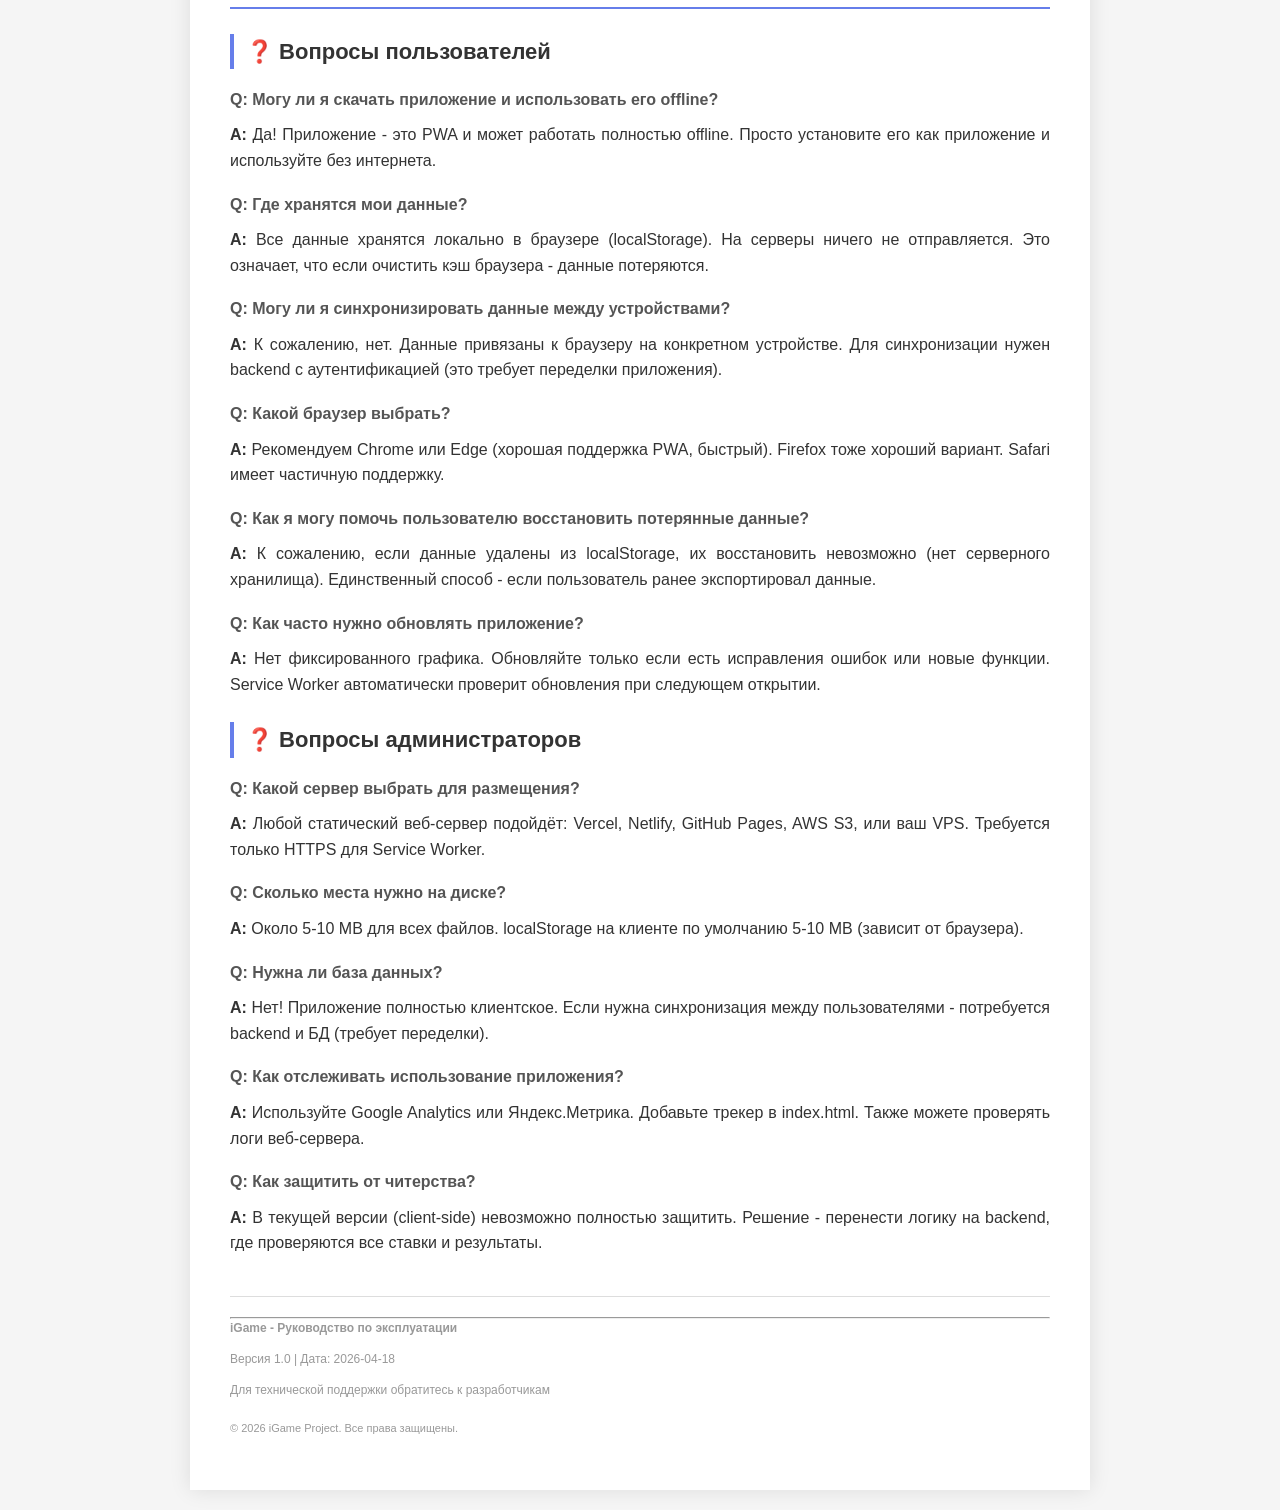
<file: EXPLOITATION_GUIDE.html>
<!DOCTYPE html>
<html lang="ru">
<head>
    <meta charset="UTF-8">
    <meta name="viewport" content="width=device-width, initial-scale=1.0">
    <title>Руководство по эксплуатации iGame</title>
    <style>
        * {
            margin: 0;
            padding: 0;
            box-sizing: border-box;
        }

        body {
            font-family: 'Calibri', 'Arial', sans-serif;
            line-height: 1.6;
            color: #333;
            background: #f5f5f5;
            padding: 20px;
        }

        .container {
            max-width: 900px;
            margin: 0 auto;
            background: white;
            padding: 40px;
            box-shadow: 0 0 20px rgba(0,0,0,0.1);
        }

        .cover {
            text-align: center;
            border-bottom: 3px solid #667eea;
            padding-bottom: 30px;
            margin-bottom: 30px;
        }

        .cover h1 {
            font-size: 36px;
            color: #667eea;
            margin-bottom: 10px;
        }

        .cover .subtitle {
            font-size: 20px;
            color: #666;
            margin-bottom: 20px;
        }

        .cover .info {
            font-size: 14px;
            color: #999;
            line-height: 1.8;
        }

        .page-break {
            page-break-after: always;
            border-top: 2px solid #ddd;
            margin-top: 40px;
            padding-top: 40px;
        }

        h1 {
            font-size: 28px;
            color: #667eea;
            margin-top: 30px;
            margin-bottom: 15px;
            border-bottom: 2px solid #667eea;
            padding-bottom: 10px;
        }

        h2 {
            font-size: 22px;
            color: #333;
            margin-top: 25px;
            margin-bottom: 12px;
            border-left: 4px solid #667eea;
            padding-left: 12px;
        }

        h3 {
            font-size: 16px;
            color: #555;
            margin-top: 18px;
            margin-bottom: 10px;
            font-weight: 600;
        }

        p {
            margin-bottom: 12px;
            text-align: justify;
        }

        ul, ol {
            margin-left: 20px;
            margin-bottom: 12px;
        }

        li {
            margin-bottom: 8px;
            list-style-position: inside;
        }

        .warning {
            background: #fff3cd;
            border-left: 4px solid #ffc107;
            padding: 15px;
            margin: 15px 0;
            border-radius: 3px;
        }

        .info-box {
            background: #e7f3ff;
            border-left: 4px solid #2196F3;
            padding: 15px;
            margin: 15px 0;
            border-radius: 3px;
        }

        .important {
            background: #f8d7da;
            border-left: 4px solid #dc3545;
            padding: 15px;
            margin: 15px 0;
            border-radius: 3px;
        }

        .success {
            background: #d4edda;
            border-left: 4px solid #28a745;
            padding: 15px;
            margin: 15px 0;
            border-radius: 3px;
        }

        code {
            background: #f4f4f4;
            padding: 2px 6px;
            border-radius: 3px;
            font-family: 'Courier New', monospace;
            font-size: 13px;
        }

        pre {
            background: #f4f4f4;
            padding: 12px;
            border-radius: 3px;
            overflow-x: auto;
            margin: 12px 0;
            font-family: 'Courier New', monospace;
            font-size: 12px;
            line-height: 1.4;
        }

        table {
            width: 100%;
            border-collapse: collapse;
            margin: 15px 0;
        }

        table th {
            background: #667eea;
            color: white;
            padding: 12px;
            text-align: left;
            font-weight: 600;
        }

        table td {
            padding: 10px 12px;
            border-bottom: 1px solid #ddd;
        }

        table tr:nth-child(even) {
            background: #f9f9f9;
        }

        .toc {
            background: #f9f9f9;
            padding: 20px;
            border-radius: 5px;
            margin: 20px 0;
        }

        .toc h2 {
            margin-top: 0;
        }

        .toc ol {
            margin-left: 20px;
        }

        .toc li {
            margin-bottom: 8px;
        }

        .toc a {
            color: #667eea;
            text-decoration: none;
        }

        .toc a:hover {
            text-decoration: underline;
        }

        .footer {
            margin-top: 40px;
            padding-top: 20px;
            border-top: 1px solid #ddd;
            color: #999;
            font-size: 12px;
            text-align: center;
        }

        @media print {
            body {
                background: white;
                padding: 0;
            }
            .container {
                box-shadow: none;
                max-width: 100%;
            }
            .page-break {
                page-break-before: always;
            }
        }

        .file-structure {
            background: #f4f4f4;
            padding: 12px;
            border-radius: 3px;
            margin: 12px 0;
            font-family: monospace;
            font-size: 12px;
            line-height: 1.6;
        }

        .step-number {
            display: inline-block;
            width: 30px;
            height: 30px;
            background: #667eea;
            color: white;
            border-radius: 50%;
            text-align: center;
            line-height: 30px;
            font-weight: bold;
            margin-right: 10px;
        }
    </style>
</head>
<body>
    <div class="container">
        <!-- ОБЛОЖКА -->
        <div class="cover">
            <h1>iGame</h1>
            <div class="subtitle">Руководство по эксплуатации и развертыванию</div>
            <div class="info">
                <p><strong>Версия:</strong> 1.0</p>
                <p><strong>Дата создания:</strong> 2026-04-18</p>
                <p><strong>Последнее обновление:</strong> 2026-04-18</p>
                <p><strong>Тип проекта:</strong> Client-side PWA (Progressive Web App)</p>
                <p><strong>Технологии:</strong> HTML5, CSS3, JavaScript, Service Worker</p>
            </div>
        </div>

        <!-- СОДЕРЖАНИЕ -->
        <div class="toc">
            <h2>📑 Содержание</h2>
            <ol>
                <li><a href="#intro">Введение</a></li>
                <li><a href="#description">Описание проекта</a></li>
                <li><a href="#requirements">Требования к системе</a></li>
                <li><a href="#installation">Установка и развертывание</a></li>
                <li><a href="#structure">Структура проекта</a></li>
                <li><a href="#usage">Руководство пользователя</a></li>
                <li><a href="#admin">Администрирование</a></li>
                <li><a href="#troubleshooting">Решение проблем</a></li>
                <li><a href="#backup">Резервное копирование данных</a></li>
                <li><a href="#security">Безопасность</a></li>
                <li><a href="#faq">Часто задаваемые вопросы</a></li>
            </ol>
        </div>

        <div class="page-break"></div>

        <!-- 1. ВВЕДЕНИЕ -->
        <h1 id="intro">1. Введение</h1>
        <p>Добро пожаловать в руководство по эксплуатации <strong>iGame</strong> - современного казино приложения, работающего как Progressive Web App (PWA). Данный документ содержит полную информацию об установке, настройке, использовании и поддержке приложения.</p>

        <div class="info-box">
            <strong>ℹ️ Что такое PWA?</strong><br>
            Progressive Web App - это веб-приложение, которое работает как мобильное приложение. Может быть установлено на рабочий стол, работает offline, и обновляется автоматически.
        </div>

        <p><strong>Целевая аудитория документа:</strong></p>
        <ul>
            <li>Администраторы систем</li>
            <li>Web-разработчики</li>
            <li>DevOps инженеры</li>
            <li>Технической поддержки специалисты</li>
            <li>Конечные пользователи</li>
        </ul>

        <div class="page-break"></div>

        <!-- 2. ОПИСАНИЕ ПРОЕКТА -->
        <h1 id="description">2. Описание проекта</h1>

        <h2>2.1 Общая информация</h2>
        <p><strong>iGame</strong> - это веб-приложение казино с тремя встроенными мини-играми:</p>
        <ul>
            <li><strong>🪙 Монетка (Coin Toss)</strong> - классическая игра "Орёл или Решка" с множителем 2x</li>
            <li><strong>💣 Сапёр (Minesweeper)</strong> - поиск клеток без мин с динамическим множителем</li>
            <li><strong>✂️ Камень-ножницы-бумага (RPS)</strong> - игра против AI с множителем 2x</li>
        </ul>

        <h2>2.2 Ключевые особенности</h2>
        <table>
            <tr>
                <th>Параметр</th>
                <th>Значение</th>
            </tr>
            <tr>
                <td>Архитектура</td>
                <td>Client-side PWA (без серверной части)</td>
            </tr>
            <tr>
                <td>Хранилище данных</td>
                <td>localStorage браузера</td>
            </tr>
            <tr>
                <td>Поддержка Offline</td>
                <td>Да, через Service Worker</td>
            </tr>
            <tr>
                <td>Платформы</td>
                <td>Windows, macOS, Linux, iOS, Android</td>
            </tr>
            <tr>
                <td>Браузеры</td>
                <td>Chrome, Firefox, Safari, Edge (версия 2020+)</td>
            </tr>
            <tr>
                <td>Установка приложением</td>
                <td>Да, может быть установлено как приложение</td>
            </tr>
            <tr>
                <td>Требование к серверу</td>
                <td>Любой статический веб-сервер</td>
            </tr>
            <tr>
                <td>Начальный рейтинг</td>
                <td>1000 пунктов</td>
            </tr>
            <tr>
                <td>Минимальная ставка</td>
                <td>10 пунктов</td>
            </tr>
        </table>

        <h2>2.3 Система рангов</h2>
        <p>Игроки получают ранги в зависимости от текущего рейтинга:</p>
        <table>
            <tr>
                <th>Ранг</th>
                <th>Требуемый рейтинг</th>
                <th>Статус</th>
            </tr>
            <tr>
                <td>Риск до нуля</td>
                <td>0 - 249</td>
                <td>🔴 Опасно</td>
            </tr>
            <tr>
                <td>На грани</td>
                <td>250 - 749</td>
                <td>🟡 Критично</td>
            </tr>
            <tr>
                <td>В игре</td>
                <td>750 - 1499</td>
                <td>🟢 Нормально</td>
            </tr>
            <tr>
                <td>На серии</td>
                <td>1500 - 2499</td>
                <td>🟢 Хорошо</td>
            </tr>
            <tr>
                <td>Хайроллер</td>
                <td>2500 - 4999</td>
                <td>🔵 Отлично</td>
            </tr>
            <tr>
                <td>Король стола</td>
                <td>5000+</td>
                <td>👑 Легендарно</td>
            </tr>
        </table>

        <div class="page-break"></div>

        <!-- 3. ТРЕБОВАНИЯ К СИСТЕМЕ -->
        <h1 id="requirements">3. Требования к системе</h1>

        <h2>3.1 Для установки и запуска</h2>
        <ul>
            <li><strong>Операционная система:</strong> Windows 7+, macOS 10.12+, Linux (любой дистрибутив)</li>
            <li><strong>Веб-браузер:</strong> Chrome 40+, Firefox 44+, Safari 11+, Edge 15+</li>
            <li><strong>JavaScript:</strong> должен быть включён в браузере</li>
            <li><strong>Service Worker поддержка:</strong> HTTPS или localhost</li>
            <li><strong>localStorage:</strong> должен быть доступен (минимум 5MB)</li>
            <li><strong>Интернет:</strong> требуется при первой загрузке, после этого работает offline</li>
        </ul>

        <h2>3.2 Для развертывания на сервере</h2>
        <ul>
            <li><strong>Веб-сервер:</strong> Apache, Nginx, IIS, Node.js Express или любой статический сервер</li>
            <li><strong>HTTPS:</strong> рекомендуется для Service Worker</li>
            <li><strong>Дисковое пространство:</strong> минимум 100MB (с учётом всех ассетов)</li>
            <li><strong>Пропускная способность:</strong> не требуется (статические файлы)</li>
            <li><strong>Память сервера:</strong> минимум 512MB</li>
            <li><strong>Бэкап:</strong> требуется обычный механизм резервного копирования файлов</li>
        </ul>

        <h2>3.3 Поддерживаемые браузеры</h2>
        <table>
            <tr>
                <th>Браузер</th>
                <th>Версия</th>
                <th>Платформы</th>
                <th>PWA поддержка</th>
            </tr>
            <tr>
                <td>Google Chrome</td>
                <td>40+</td>
                <td>Windows, macOS, Linux, Android, iOS</td>
                <td>✅ Полная</td>
            </tr>
            <tr>
                <td>Mozilla Firefox</td>
                <td>44+</td>
                <td>Windows, macOS, Linux, Android</td>
                <td>✅ Полная</td>
            </tr>
            <tr>
                <td>Safari</td>
                <td>11+</td>
                <td>macOS, iOS</td>
                <td>⚠️ Частичная</td>
            </tr>
            <tr>
                <td>Microsoft Edge</td>
                <td>79+ (Chromium)</td>
                <td>Windows, macOS, Linux, Android</td>
                <td>✅ Полная</td>
            </tr>
            <tr>
                <td>Opera</td>
                <td>27+</td>
                <td>Windows, macOS, Linux, Android</td>
                <td>✅ Полная</td>
            </tr>
        </table>

        <div class="page-break"></div>

        <!-- 4. УСТАНОВКА И РАЗВЕРТЫВАНИЕ -->
        <h1 id="installation">4. Установка и развертывание</h1>

        <h2>4.1 Локальное развертывание (для разработки)</h2>

        <h3>Вариант 1: Использование Python</h3>
        <p><span class="step-number">1</span> Откройте командную строку (Command Prompt / Terminal)</p>
        <p><span class="step-number">2</span> Перейдите в папку проекта:</p>
        <pre>cd C:\путь\к\sait_kasino</pre>
        <p><span class="step-number">3</span> Запустите локальный сервер Python 3:</p>
        <pre>python -m http.server 8000</pre>
        <p><span class="step-number">4</span> Откройте в браузере:</p>
        <pre>http://localhost:8000</pre>

        <h3>Вариант 2: Использование Node.js</h3>
        <p><span class="step-number">1</span> Установите глобально простой HTTP сервер:</p>
        <pre>npm install -g http-server</pre>
        <p><span class="step-number">2</span> Перейдите в папку проекта и запустите:</p>
        <pre>http-server -p 8000</pre>
        <p><span class="step-number">3</span> Откройте в браузере:</p>
        <pre>http://localhost:8000</pre>

        <h3>Вариант 3: Использование Live Server (VS Code)</h3>
        <ol>
            <li>Установите расширение "Live Server" в VS Code</li>
            <li>Кликните правой кнопкой на index.html</li>
            <li>Выберите "Open with Live Server"</li>
            <li>Приложение откроется автоматически</li>
        </ol>

        <div class="success">
            <strong>✅ Успешная установка</strong><br>
            Если вы видите главную страницу с навигацией и рейтингом, установка прошла успешно!
        </div>

        <h2>4.2 Развертывание на облачный сервер</h2>

        <h3>На Vercel (рекомендуется для PWA)</h3>
        <ol>
            <li>Создайте аккаунт на https://vercel.com</li>
            <li>Загрузите проект на GitHub</li>
            <li>Импортируйте репозиторий в Vercel</li>
            <li>Vercel автоматически разместит приложение</li>
            <li>Приложение будет доступно по URL вида <code>https://igame.vercel.app</code></li>
        </ol>

        <h3>На Netlify</h3>
        <ol>
            <li>Создайте аккаунт на https://netlify.com</li>
            <li>Перетащите папку проекта в Netlify Drop зону</li>
            <li>Или подключите GitHub репозиторий для автоматического развертывания</li>
            <li>Приложение будет доступно по URL вида <code>https://igame-123.netlify.app</code></li>
        </ol>

        <h3>На собственном VPS (Ubuntu/Linux)</h3>
        <p><span class="step-number">1</span> Подключитесь к серверу по SSH:</p>
        <pre>ssh root@your_server_ip</pre>
        <p><span class="step-number">2</span> Установите Nginx:</p>
        <pre>apt update && apt install nginx</pre>
        <p><span class="step-number">3</span> Загрузите файлы проекта в /var/www/igame/:</p>
        <pre>scp -r sait_kasino/* root@your_server_ip:/var/www/igame/</pre>
        <p><span class="step-number">4</span> Создайте конфиг Nginx:</p>
        <pre>nano /etc/nginx/sites-available/igame</pre>
        <p>Содержимое конфига:</p>
        <pre>server {
    listen 80;
    server_name igame.com;
    root /var/www/igame;
    index index.html;

    location / {
        try_files $uri /index.html;
    }

    location ~* \.(js|css|png|jpg|svg|woff|woff2)$ {
        expires 30d;
        add_header Cache-Control "public, immutable";
    }
}</pre>
        <p><span class="step-number">5</span> Активируйте конфиг и перезагрузитесь:</p>
        <pre>ln -s /etc/nginx/sites-available/igame /etc/nginx/sites-enabled/
nginx -t
systemctl restart nginx</pre>

        <div class="warning">
            <strong>⚠️ Важно: HTTPS</strong><br>
            Service Worker требует HTTPS. Используйте Let's Encrypt для бесплатного SSL сертификата:
            <pre>apt install certbot python3-certbot-nginx
certbot --nginx -d igame.com</pre>
        </div>

        <div class="page-break"></div>

        <!-- 5. СТРУКТУРА ПРОЕКТА -->
        <h1 id="structure">5. Структура проекта</h1>

        <h2>5.1 Дерево файлов</h2>
        <div class="file-structure">
sait_kasino/
├── index.html                 # Главная страница
├── coin-toss.html            # Страница игры "Монетка"
├── minesweeper.html          # Страница игры "Сапёр"
├── rps.html                  # Страница игры "КНБ"
├── offline.html              # Страница при offline режиме
│
├── assets/
│   ├── main.js              # Главный модуль (GameZoneBank)
│   ├── coin-toss.js         # Логика игры "Монетка"
│   ├── minesweeper.js       # Логика игры "Сапёр"
│   ├── rps.js               # Логика игры "КНБ"
│   ├── styles.css           # Основные стили
│   └── (другие ассеты)
│
├── pwa.js                    # PWA логика (установка приложения)
├── service-worker.js         # Service Worker (offline поддержка)
│
├── manifest.webmanifest      # Манифест PWA
├── icon.svg                  # Иконка приложения
│
├── icons/                    # Папка с иконками различных размеров
│   └── apple-touch-icon.png # Иконка для iOS
│
└── styles.override.css       # Переопределение стилей
        </div>

        <h2>5.2 Описание ключевых файлов</h2>
        <table>
            <tr>
                <th>Файл</th>
                <th>Описание</th>
                <th>Важность</th>
            </tr>
            <tr>
                <td><code>index.html</code></td>
                <td>Главная страница с меню и рейтингом</td>
                <td>⭐⭐⭐ Критичный</td>
            </tr>
            <tr>
                <td><code>assets/main.js</code></td>
                <td>GameZoneBank - система управления рейтингом и состоянием</td>
                <td>⭐⭐⭐ Критичный</td>
            </tr>
            <tr>
                <td><code>service-worker.js</code></td>
                <td>Обеспечивает offline функциональность и кэширование</td>
                <td>⭐⭐ Важный</td>
            </tr>
            <tr>
                <td><code>manifest.webmanifest</code></td>
                <td>Манифест PWA для установки приложением</td>
                <td>⭐⭐ Важный</td>
            </tr>
            <tr>
                <td><code>pwa.js</code></td>
                <td>Логика установки приложения</td>
                <td>⭐ Опциональный</td>
            </tr>
        </table>

        <div class="page-break"></div>

        <!-- 6. РУКОВОДСТВО ПОЛЬЗОВАТЕЛЯ -->
        <h1 id="usage">6. Руководство пользователя</h1>

        <h2>6.1 Первый запуск</h2>
        <ol>
            <li>Откройте приложение в браузере</li>
            <li>Вы увидите главную страницу с начальным рейтингом 1000</li>
            <li>Выберите одну из трёх игр из меню</li>
            <li>Ваш ранг будет автоматически определён на основе рейтинга</li>
        </ol>

        <h2>6.2 Как играть</h2>

        <h3>6.2.1 Монетка (Coin Toss)</h3>
        <ol>
            <li>Выберите сторону: "Орёл" или "Решка"</li>
            <li>Введите размер ставки (минимум 10, максимум ваш рейтинг)</li>
            <li>Нажмите "Бросить монету"</li>
            <li>При угадывании получаете ставку × 2</li>
            <li>При ошибке теряете размер ставки</li>
        </ol>

        <h3>6.2.2 Сапёр (Minesweeper)</h3>
        <ol>
            <li>Нажимайте на клетки, чтобы открыть их</li>
            <li>Избегайте мин (💣) - они заканчивают раунд</li>
            <li>Каждая открытая безопасная клетка увеличивает множитель</li>
            <li>Нажмите "Забрать выигрыш" чтобы завершить раунд</li>
            <li>Чем больше клеток открыли, тем больше выигрыш</li>
        </ol>

        <h3>6.2.3 Камень-Ножницы-Бумага (RPS)</h3>
        <ol>
            <li>Выберите свой выбор: Камень, Ножницы или Бумага</li>
            <li>Введите размер ставки</li>
            <li>Компьютер выбирает случайно</li>
            <li>Результат определяется по классическим правилам RPS</li>
            <li>При победе: ставка × 2, при поражении: теряете ставку</li>
        </ol>

        <h2>6.3 Система рейтинга</h2>
        <ul>
            <li><strong>Начальный рейтинг:</strong> 1000 пунктов</li>
            <li><strong>Выигрыш:</strong> рейтинг увеличивается на сумму выигрыша</li>
            <li><strong>Проигрыш:</strong> рейтинг уменьшается на размер ставки</li>
            <li><strong>Лучший рейтинг:</strong> отслеживается система (не может быть меньше стартового)</li>
            <li><strong>Ранг:</strong> определяется текущим рейтингом и обновляется в реальном времени</li>
        </ul>

        <h2>6.4 Установка приложением</h2>
        <div class="info-box">
            <strong>ℹ️ Как установить на рабочий стол</strong><br>
            1. Откройте приложение в Chrome/Edge<br>
            2. Нажмите кнопку "Установить приложение" (обычно в адресной строке)<br>
            3. Подтвердите установку<br>
            4. Приложение появится на рабочем столе как обычное приложение<br>
            5. Работает offline и быстрее загружается
        </div>

        <h2>6.5 Очистка данных</h2>
        <p>Для полного сброса рейтинга на начальное значение (1000):</p>
        <ol>
            <li>Откройте главную страницу</li>
            <li>Найдите кнопку "Сбросить рейтинг"</li>
            <li>Подтвердите действие</li>
            <li>Рейтинг вернётся к 1000</li>
        </ol>

        <div class="page-break"></div>

        <!-- 7. АДМИНИСТРИРОВАНИЕ -->
        <h1 id="admin">7. Администрирование</h1>

        <h2>7.1 Мониторинг и логирование</h2>
        <p>Приложение не имеет серверного логирования. Все данные хранятся локально в браузере.</p>

        <h3>Просмотр данных игрока (для технической поддержки):</h3>
        <ol>
            <li>Откройте приложение в браузере</li>
            <li>Нажмите F12 (или Ctrl+Shift+I) для открытия Developer Tools</li>
            <li>Откройте вкладку "Console"</li>
            <li>Введите команду: <code>localStorage.getItem('gamezone-casino-state')</code></li>
            <li>Вы увидите JSON с полными данными состояния</li>
        </ol>

        <h2>7.2 Редактирование данных игрока (восстановление)</h2>
        <div class="warning">
            <strong>⚠️ Осторожно!</strong> Неправильное редактирование может повредить данные. Создайте бэкап перед изменениями.
        </div>

        <ol>
            <li>Откройте Developer Tools (F12)</li>
            <li>В Console введите:</li>
        </ol>
        <pre>// Просмотр текущих данных
let state = JSON.parse(localStorage.getItem('gamezone-casino-state'));
console.log(state);

// Редактирование (пример: сброс рейтинга)
state.rating = 1000;
state.bestRating = 1000;
localStorage.setItem('gamezone-casino-state', JSON.stringify(state));
location.reload();</pre>

        <h2>7.3 Резервное копирование данных сервера</h2>
        <p>Для резервного копирования файлов приложения на сервере:</p>
        <ol>
            <li>Подключитесь к серверу по SSH/FTP</li>
            <li>Скопируйте всю папку <code>/var/www/igame/</code></li>
            <li>Сохраните архив: <code>tar -czf igame-backup-$(date +%Y%m%d).tar.gz /var/www/igame/</code></li>
            <li>Загрузите на безопасное место</li>
            <li>Повторяйте еженедельно</li>
        </ol>

        <h2>7.4 Обновление приложения</h2>
        <ol>
            <li>Создайте бэкап текущей версии</li>
            <li>Загрузите новые файлы на сервер (заменив старые)</li>
            <li>Очистите кэш Service Worker:</li>
        </ol>
        <pre>// На сервере (Nginx):
# Убедитесь что service-worker.js имеет версию в названии
# Например: service-worker.v1.2.0.js

# Обновите ссылку в index.html:
&lt;script&gt;
navigator.serviceWorker.register('./service-worker.v1.2.0.js');
&lt;/script&gt;</pre>
        <ol start="4">
            <li>Пользователи получат обновление при следующем открытии</li>
        </ol>

        <div class="page-break"></div>

        <!-- 8. РЕШЕНИЕ ПРОБЛЕМ -->
        <h1 id="troubleshooting">8. Решение проблем</h1>

        <h2>8.1 Приложение не загружается</h2>
        <div class="important">
            <strong>🔴 Проблема:</strong> Приложение не открывается или показывает ошибку<br>
            <strong>Решение:</strong><br>
            1. Проверьте интернет соединение<br>
            2. Очистите кэш браузера (Ctrl+Shift+Delete)<br>
            3. Попробуйте в режиме инкогнито<br>
            4. Обновите страницу (Ctrl+F5)<br>
            5. Попробуйте другой браузер
        </div>

        <h2>8.2 Service Worker не работает</h2>
        <div class="important">
            <strong>🔴 Проблема:</strong> Приложение не работает offline<br>
            <strong>Решение:</strong><br>
            1. Откройте DevTools (F12) → Application → Service Workers<br>
            2. Проверьте статус (должен быть "activated")<br>
            3. Если нет - нажмите "Unregister" и перезагрузите<br>
            4. Убедитесь что используете HTTPS или localhost<br>
            5. Проверьте что service-worker.js в корне проекта
        </div>

        <h2>8.3 Данные потеряны</h2>
        <div class="important">
            <strong>🔴 Проблема:</strong> Рейтинг вернулся на 1000<br>
            <strong>Решение:</strong><br>
            1. Проверьте что не очищали кэш браузера<br>
            2. Откройте DevTools → Storage → localStorage<br>
            3. Найдите ключ "gamezone-casino-state"<br>
            4. Если его нет - данные потеряны (невозможно восстановить)<br>
            5. Если есть - проверьте значения
        </div>

        <h2>8.4 Игра зависает</h2>
        <div class="important">
            <strong>🔴 Проблема:</strong> Приложение перестало отвечать<br>
            <strong>Решение:</strong><br>
            1. Закройте приложение полностью<br>
            2. Перезагрузите браузер<br>
            3. Откройте приложение заново<br>
            4. Если продолжает зависать - проверьте DevTools для ошибок<br>
            5. Попробуйте другой браузер
        </div>

        <h2>8.5 PWA не устанавливается</h2>
        <div class="important">
            <strong>🔴 Проблема:</strong> Кнопка "Установить приложение" не появляется<br>
            <strong>Решение:</strong><br>
            1. Используйте Chrome, Edge или Opera<br>
            2. Убедитесь что используете HTTPS<br>
            3. Проверьте что manifest.webmanifest правильно подключен<br>
            4. Посетите приложение минимум 2-3 раза<br>
            5. Дождитесь пока Service Worker активируется
        </div>

        <div class="page-break"></div>

        <!-- 9. РЕЗЕРВНОЕ КОПИРОВАНИЕ -->
        <h1 id="backup">9. Резервное копирование данных</h1>

        <h2>9.1 Резервное копирование данных игрока</h2>

        <h3>Экспорт данных</h3>
        <ol>
            <li>Откройте приложение</li>
            <li>Откройте DevTools (F12)</li>
            <li>Перейдите на вкладку Console</li>
            <li>Введите и выполните:</li>
        </ol>
        <pre>let state = localStorage.getItem('gamezone-casino-state');
console.log(state);
// Скопируйте вывод и сохраните в текстовый файл</pre>

        <h3>Импорт данных</h3>
        <pre>let backupData = '{"rating":5000,"wins":100,...}'; // Вставьте ваши данные
localStorage.setItem('gamezone-casino-state', backupData);
location.reload();</pre>

        <h2>9.2 График резервного копирования</h2>
        <table>
            <tr>
                <th>Тип</th>
                <th>Частота</th>
                <th>Метод</th>
                <th>Хранилище</th>
            </tr>
            <tr>
                <td>Данные пользователей</td>
                <td>Ежедневно</td>
                <td>Export из localStorage</td>
                <td>Облако (Google Drive, Dropbox)</td>
            </tr>
            <tr>
                <td>Файлы сервера</td>
                <td>Еженедельно</td>
                <td>tar.gz архив</td>
                <td>Внешний HDD / NAS</td>
            </tr>
            <tr>
                <td>Git репозиторий</td>
                <td>При каждом изменении</td>
                <td>git push</td>
                <td>GitHub / GitLab</td>
            </tr>
        </table>

        <div class="page-break"></div>

        <!-- 10. БЕЗОПАСНОСТЬ -->
        <h1 id="security">10. Безопасность</h1>

        <h2>10.1 Потенциальные риски</h2>
        <table>
            <tr>
                <th>Риск</th>
                <th>Вероятность</th>
                <th>Влияние</th>
                <th>Решение</th>
            </tr>
            <tr>
                <td>Читерство (изменение рейтинга)</td>
                <td>🔴 Высокая</td>
                <td>🔴 Высокое</td>
                <td>Нет (требуется backend)</td>
            </tr>
            <tr>
                <td>Потеря данных</td>
                <td>🟡 Средняя</td>
                <td>🟡 Среднее</td>
                <td>Регулярные бэкапы</td>
            </tr>
            <tr>
                <td>XSS атаки</td>
                <td>🟢 Низкая</td>
                <td>🟡 Среднее</td>
                <td>Content Security Policy</td>
            </tr>
            <tr>
                <td>Man-in-the-Middle</td>
                <td>🟢 Низкая</td>
                <td>🟡 Среднее</td>
                <td>HTTPS (обязателен)</td>
            </tr>
        </table>

        <h2>10.2 Рекомендации по безопасности</h2>
        <ul>
            <li><strong>Используйте HTTPS:</strong> Обязательно для production</li>
            <li><strong>Content Security Policy:</strong> Добавьте в заголовки сервера</li>
            <li><strong>Регулярные обновления:</strong> Обновляйте браузеры и ОС</li>
            <li><strong>Проверка целостности:</strong> Используйте SubResource Integrity для внешних библиотек</li>
            <li><strong>Мониторинг:</strong> Проверяйте логи сервера на подозрительную активность</li>
            <li><strong>Обучение пользователей:</strong> Не делитесь доступом к браузеру</li>
        </ul>

        <h2>10.3 Пример Content Security Policy</h2>
        <p>Добавьте в заголовки Nginx конфига:</p>
        <pre>add_header Content-Security-Policy "default-src 'self'; script-src 'self'; style-src 'self' 'unsafe-inline'; img-src 'self' data:; font-src 'self';";</pre>

        <div class="page-break"></div>

        <!-- 11. FAQ -->
        <h1 id="faq">11. Часто задаваемые вопросы</h1>

        <h2>❓ Вопросы пользователей</h2>

        <h3>Q: Могу ли я скачать приложение и использовать его offline?</h3>
        <p><strong>A:</strong> Да! Приложение - это PWA и может работать полностью offline. Просто установите его как приложение и используйте без интернета.</p>

        <h3>Q: Где хранятся мои данные?</h3>
        <p><strong>A:</strong> Все данные хранятся локально в браузере (localStorage). На серверы ничего не отправляется. Это означает, что если очистить кэш браузера - данные потеряются.</p>

        <h3>Q: Могу ли я синхронизировать данные между устройствами?</h3>
        <p><strong>A:</strong> К сожалению, нет. Данные привязаны к браузеру на конкретном устройстве. Для синхронизации нужен backend с аутентификацией (это требует переделки приложения).</p>

        <h3>Q: Какой браузер выбрать?</h3>
        <p><strong>A:</strong> Рекомендуем Chrome или Edge (хорошая поддержка PWA, быстрый). Firefox тоже хороший вариант. Safari имеет частичную поддержку.</p>

        <h3>Q: Как я могу помочь пользователю восстановить потерянные данные?</h3>
        <p><strong>A:</strong> К сожалению, если данные удалены из localStorage, их восстановить невозможно (нет серверного хранилища). Единственный способ - если пользователь ранее экспортировал данные.</p>

        <h3>Q: Как часто нужно обновлять приложение?</h3>
        <p><strong>A:</strong> Нет фиксированного графика. Обновляйте только если есть исправления ошибок или новые функции. Service Worker автоматически проверит обновления при следующем открытии.</p>

        <h2>❓ Вопросы администраторов</h2>

        <h3>Q: Какой сервер выбрать для размещения?</h3>
        <p><strong>A:</strong> Любой статический веб-сервер подойдёт: Vercel, Netlify, GitHub Pages, AWS S3, или ваш VPS. Требуется только HTTPS для Service Worker.</p>

        <h3>Q: Сколько места нужно на диске?</h3>
        <p><strong>A:</strong> Около 5-10 MB для всех файлов. localStorage на клиенте по умолчанию 5-10 MB (зависит от браузера).</p>

        <h3>Q: Нужна ли база данных?</h3>
        <p><strong>A:</strong> Нет! Приложение полностью клиентское. Если нужна синхронизация между пользователями - потребуется backend и БД (требует переделки).</p>

        <h3>Q: Как отслеживать использование приложения?</h3>
        <p><strong>A:</strong> Используйте Google Analytics или Яндекс.Метрика. Добавьте трекер в index.html. Также можете проверять логи веб-сервера.</p>

        <h3>Q: Как защитить от читерства?</h3>
        <p><strong>A:</strong> В текущей версии (client-side) невозможно полностью защитить. Решение - перенести логику на backend, где проверяются все ставки и результаты.</p>

        <div class="footer">
            <hr>
            <p><strong>iGame - Руководство по эксплуатации</strong></p>
            <p>Версия 1.0 | Дата: 2026-04-18</p>
            <p>Для технической поддержки обратитесь к разработчикам</p>
            <p style="margin-top: 20px; font-size: 11px;">© 2026 iGame Project. Все права защищены.</p>
        </div>
    </div>
</body>
</html>
</file>
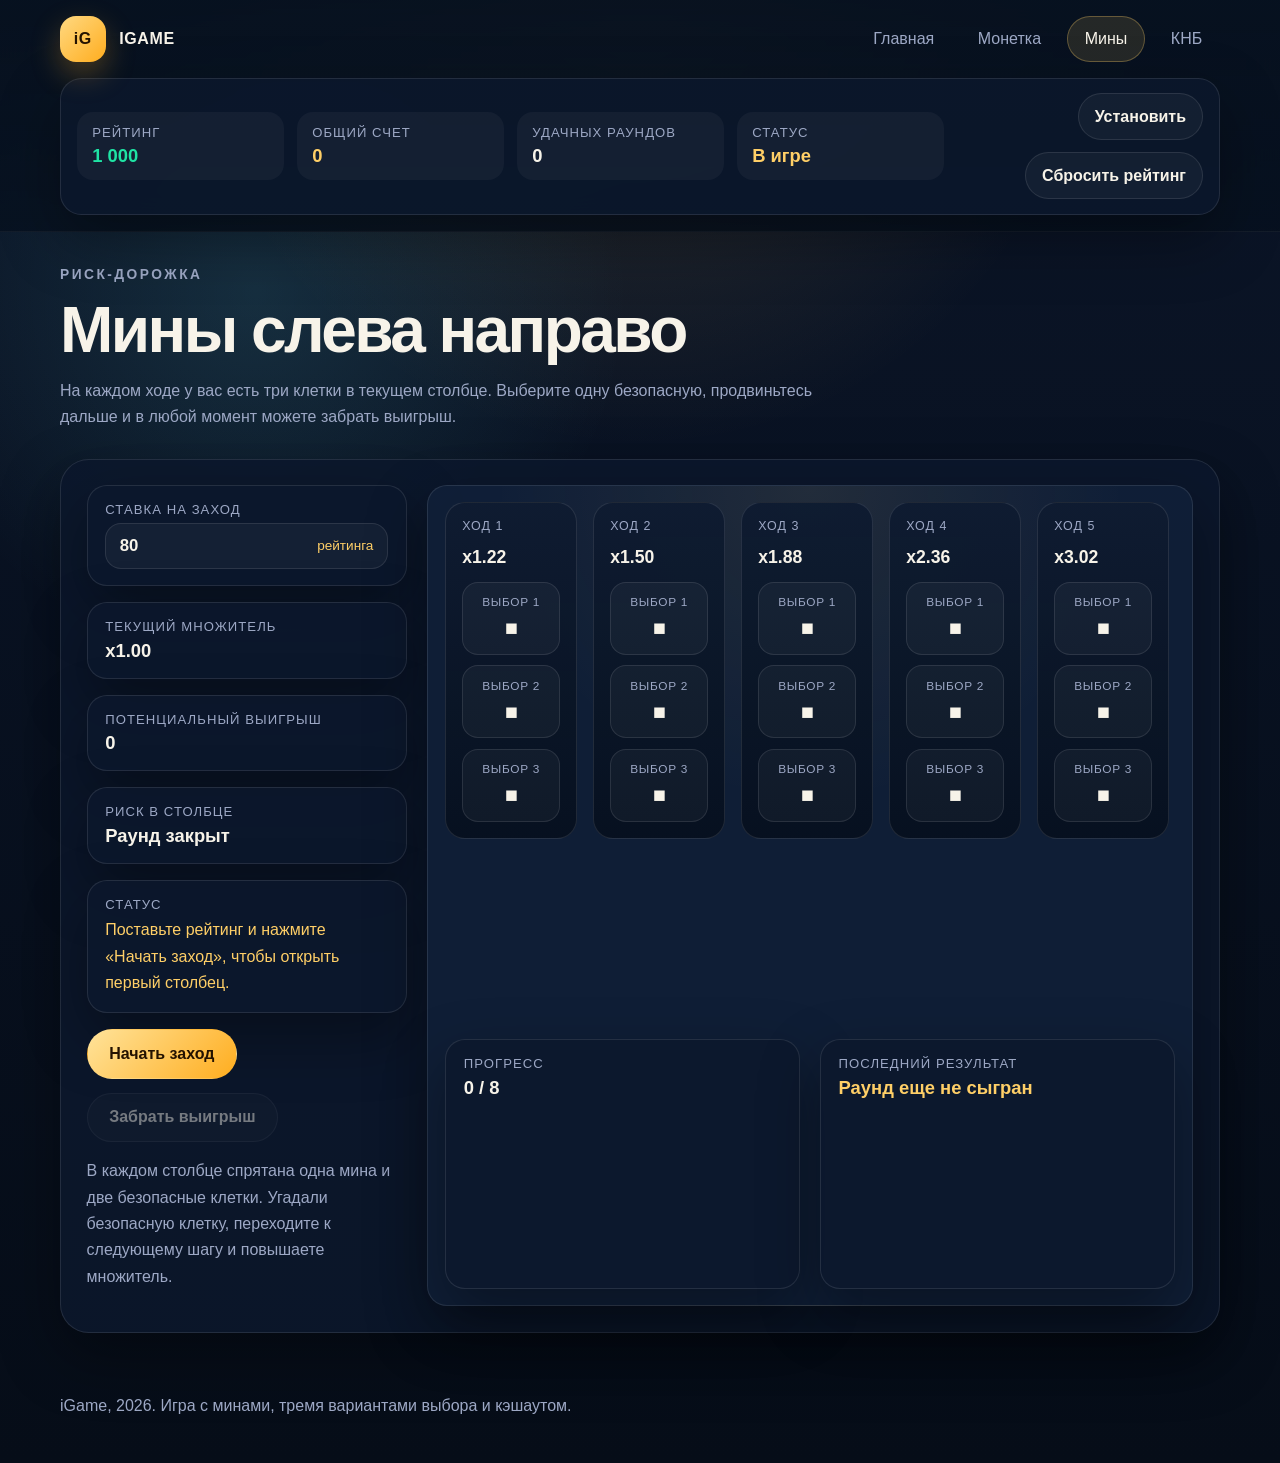
<file: minesweeper.html>
<!DOCTYPE html>
<html lang="ru">
<head>
  <meta charset="UTF-8">
  <meta name="viewport" content="width=device-width, initial-scale=1.0">
  <meta name="theme-color" content="#0b1528">
  <meta name="format-detection" content="telephone=no">
  <meta name="mobile-web-app-capable" content="yes">
  <meta name="apple-mobile-web-app-capable" content="yes">
  <meta name="apple-mobile-web-app-status-bar-style" content="black-translucent">
  <meta name="apple-mobile-web-app-title" content="iGame">
  <title>iGame | Мины</title>
  <link rel="manifest" href="manifest.webmanifest">
  <link rel="icon" href="icon.svg" type="image/svg+xml">
  <link rel="apple-touch-icon" href="icons/apple-touch-icon.png">
  <link rel="stylesheet" href="assets/styles.css">
  <link rel="stylesheet" href="styles.override.css">
</head>
<body data-page="minesweeper">
  <header class="site-header">
    <div class="container site-header__inner">
      <a class="brand" href="index.html">
        <span class="brand__badge">iG</span>
        <span class="brand__text">iGame</span>
      </a>
      <nav class="site-nav" aria-label="Основная навигация">
        <a href="index.html">Главная</a>
        <a href="coin-toss.html">Монетка</a>
        <a href="minesweeper.html">Мины</a>
        <a href="rps.html">КНБ</a>
      </nav>
    </div>
    <div class="container">
      <section class="bank-bar" aria-label="Игровой рейтинг">
        <div class="bank-bar__group">
          <article class="bank-pill">
            <span class="bank-pill__label">Рейтинг</span>
            <strong class="bank-pill__value" data-bank-balance>1 000</strong>
          </article>
          <article class="bank-pill">
            <span class="bank-pill__label">Общий счет</span>
            <strong class="bank-pill__value" data-bank-profit>+0</strong>
          </article>
          <article class="bank-pill">
            <span class="bank-pill__label">Удачных раундов</span>
            <strong class="bank-pill__value" data-bank-wins>0</strong>
          </article>
          <article class="bank-pill">
            <span class="bank-pill__label">Статус</span>
            <strong class="bank-pill__value" data-bank-rank>В игре</strong>
          </article>
        </div>
        <div class="bank-bar__actions">
          <button class="button button--ghost button--small" type="button" data-install-trigger>Установить</button>
          <button class="button button--ghost button--small" type="button" data-bank-reset>Сбросить рейтинг</button>
        </div>
      </section>
    </div>
  </header>

  <main class="page-main">
    <div class="container">
      <section class="page-intro">
        <p class="eyebrow">Риск-дорожка</p>
        <h1>Мины слева направо</h1>
        <p>На каждом ходе у вас есть три клетки в текущем столбце. Выберите одну безопасную, продвиньтесь дальше и в любой момент можете забрать выигрыш.</p>
      </section>

      <section class="play-card">
        <div class="game-layout">
          <aside class="side-panel">
            <article class="panel-card">
              <span class="panel-card__label">Ставка на заход</span>
              <label class="stake-field" for="mines-stake">
                <input class="stake-field__input" id="mines-stake" type="number" min="10" step="10" value="80" data-stake-input>
                <span class="stake-field__suffix">рейтинга</span>
              </label>
            </article>

            <article class="panel-card">
              <span class="panel-card__label">Текущий множитель</span>
              <strong class="panel-card__value" id="mine-multiplier">x1.00</strong>
            </article>

            <article class="panel-card">
              <span class="panel-card__label">Потенциальный выигрыш</span>
              <strong class="panel-card__value" id="mine-potential">0</strong>
            </article>

            <article class="panel-card">
              <span class="panel-card__label">Риск в столбце</span>
              <strong class="panel-card__value" id="mine-risk">33%</strong>
            </article>

            <article class="panel-card">
              <span class="panel-card__label">Статус</span>
              <p class="panel-card__text" id="mines-status" aria-live="polite">Поставьте рейтинг и нажмите «Начать заход», чтобы открыть первый столбец.</p>
            </article>

            <div class="button-stack">
              <button class="button button--accent" id="mines-start-button" type="button">Начать заход</button>
              <button class="button button--ghost" id="mines-cashout-button" type="button" disabled>Забрать выигрыш</button>
            </div>

            <p class="helper-text">В каждом столбце спрятана одна мина и две безопасные клетки. Угадали безопасную клетку, переходите к следующему шагу и повышаете множитель.</p>
          </aside>

          <div class="stage-card">
            <div class="track-shell">
              <div class="mine-board" id="mine-track" role="grid" aria-label="Поле с тремя вариантами в каждом ходе"></div>
            </div>

            <div class="mini-stats">
              <article class="mini-stat">
                <span class="mini-stat__label">Прогресс</span>
                <strong class="mini-stat__value" id="mine-progress">0 / 8</strong>
              </article>
              <article class="mini-stat">
                <span class="mini-stat__label">Последний результат</span>
                <strong class="mini-stat__value" id="mine-last-result">Раунд еще не сыгран</strong>
              </article>
            </div>
          </div>
        </div>
      </section>
    </div>
  </main>

  <footer class="site-footer">
    <div class="container">
      <p>iGame, 2026. Игра с минами, тремя вариантами выбора и кэшаутом.</p>
    </div>
  </footer>

  <script src="assets/main.js"></script>
  <script src="pwa.js"></script>
  <script src="minesweeper.multi.js"></script>
</body>
</html>
</file>
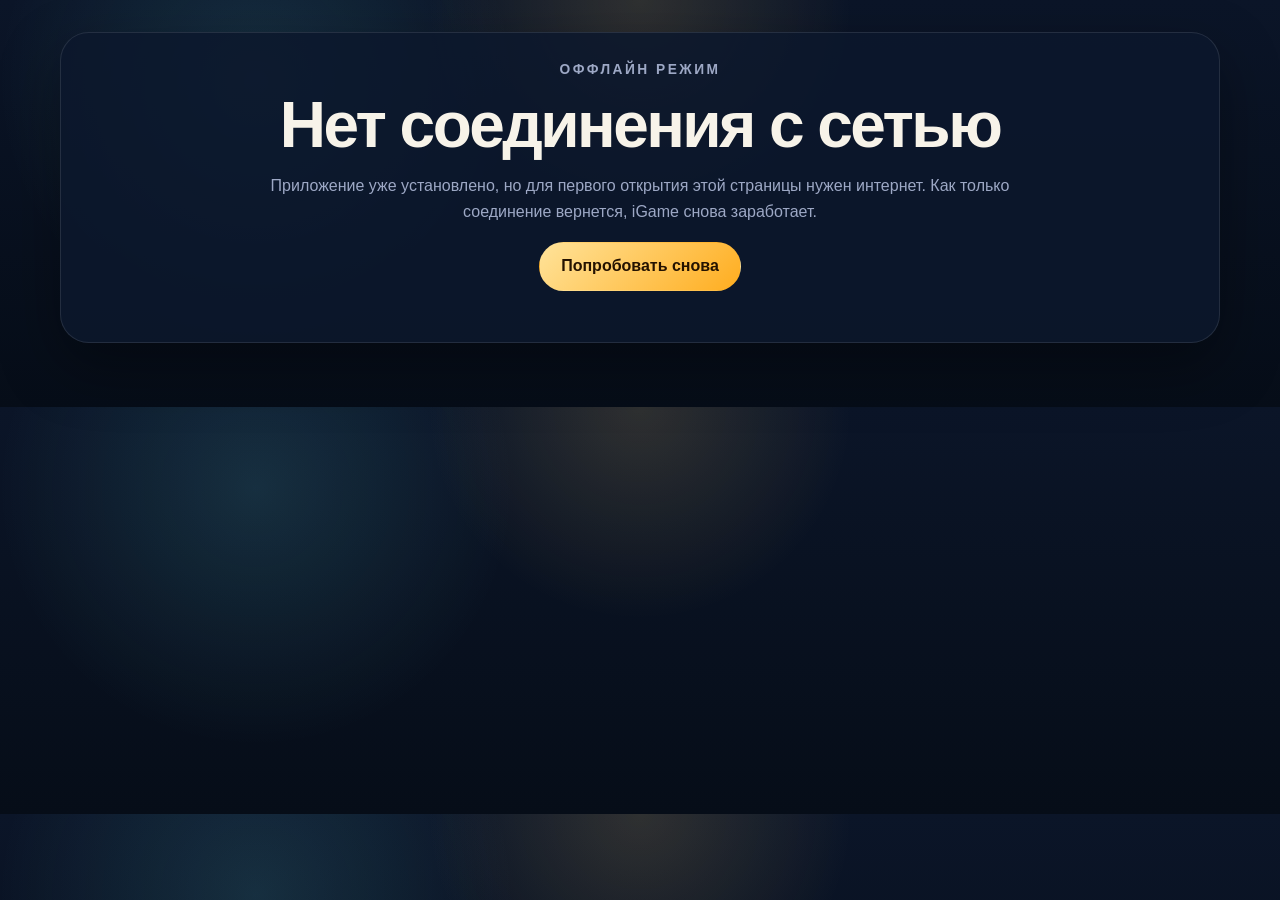
<file: offline.html>
<!DOCTYPE html>
<html lang="ru">
<head>
  <meta charset="UTF-8">
  <meta name="viewport" content="width=device-width, initial-scale=1.0">
  <meta name="theme-color" content="#0b1528">
  <title>iGame | Оффлайн</title>
  <link rel="stylesheet" href="assets/styles.css">
  <link rel="stylesheet" href="styles.override.css">
</head>
<body>
  <main class="page-main">
    <div class="container">
      <section class="play-card">
        <div class="section-heading section-heading--center">
          <p class="eyebrow">Оффлайн режим</p>
          <h1>Нет соединения с сетью</h1>
          <p>Приложение уже установлено, но для первого открытия этой страницы нужен интернет. Как только соединение вернется, iGame снова заработает.</p>
          <a class="button button--accent" href="index.html">Попробовать снова</a>
        </div>
      </section>
    </div>
  </main>
</body>
</html>
</file>
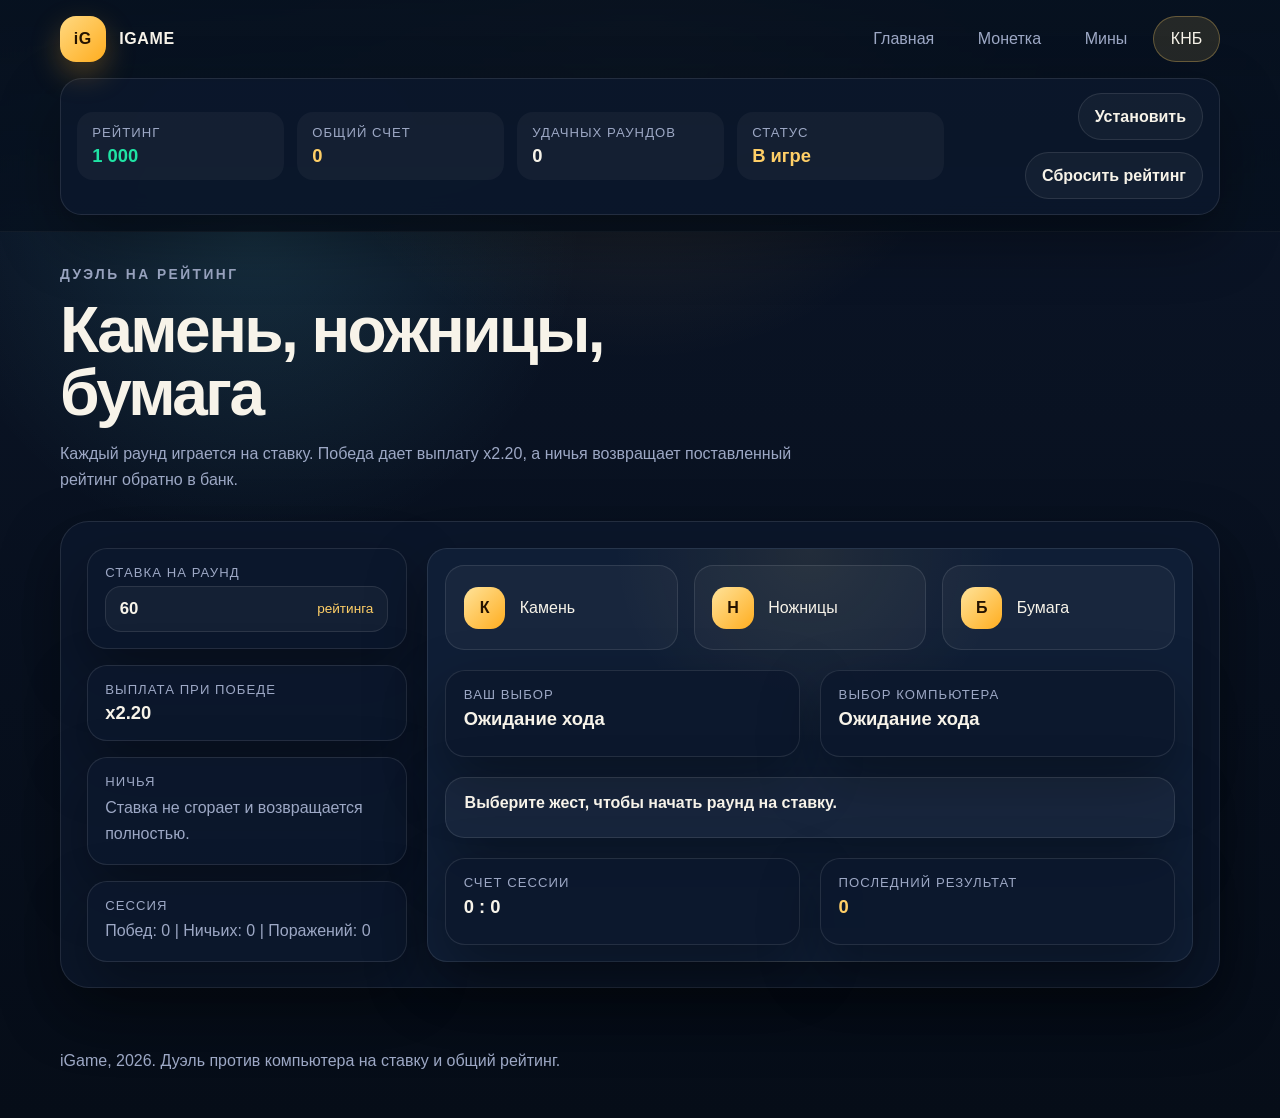
<file: rps.html>
<!DOCTYPE html>
<html lang="ru">
<head>
  <meta charset="UTF-8">
  <meta name="viewport" content="width=device-width, initial-scale=1.0">
  <meta name="theme-color" content="#0b1528">
  <meta name="format-detection" content="telephone=no">
  <meta name="mobile-web-app-capable" content="yes">
  <meta name="apple-mobile-web-app-capable" content="yes">
  <meta name="apple-mobile-web-app-status-bar-style" content="black-translucent">
  <meta name="apple-mobile-web-app-title" content="iGame">
  <title>iGame | Камень, ножницы, бумага</title>
  <link rel="manifest" href="manifest.webmanifest">
  <link rel="icon" href="icon.svg" type="image/svg+xml">
  <link rel="apple-touch-icon" href="icons/apple-touch-icon.png">
  <link rel="stylesheet" href="assets/styles.css">
  <link rel="stylesheet" href="styles.override.css">
</head>
<body data-page="rps">
  <header class="site-header">
    <div class="container site-header__inner">
      <a class="brand" href="index.html">
        <span class="brand__badge">iG</span>
        <span class="brand__text">iGame</span>
      </a>
      <nav class="site-nav" aria-label="Основная навигация">
        <a href="index.html">Главная</a>
        <a href="coin-toss.html">Монетка</a>
        <a href="minesweeper.html">Мины</a>
        <a href="rps.html">КНБ</a>
      </nav>
    </div>
    <div class="container">
      <section class="bank-bar" aria-label="Игровой рейтинг">
        <div class="bank-bar__group">
          <article class="bank-pill">
            <span class="bank-pill__label">Рейтинг</span>
            <strong class="bank-pill__value" data-bank-balance>1 000</strong>
          </article>
          <article class="bank-pill">
            <span class="bank-pill__label">Общий счет</span>
            <strong class="bank-pill__value" data-bank-profit>+0</strong>
          </article>
          <article class="bank-pill">
            <span class="bank-pill__label">Удачных раундов</span>
            <strong class="bank-pill__value" data-bank-wins>0</strong>
          </article>
          <article class="bank-pill">
            <span class="bank-pill__label">Статус</span>
            <strong class="bank-pill__value" data-bank-rank>В игре</strong>
          </article>
        </div>
        <div class="bank-bar__actions">
          <button class="button button--ghost button--small" type="button" data-install-trigger>Установить</button>
          <button class="button button--ghost button--small" type="button" data-bank-reset>Сбросить рейтинг</button>
        </div>
      </section>
    </div>
  </header>

  <main class="page-main">
    <div class="container">
      <section class="page-intro">
        <p class="eyebrow">Дуэль на рейтинг</p>
        <h1>Камень, ножницы, бумага</h1>
        <p>Каждый раунд играется на ставку. Победа дает выплату x2.20, а ничья возвращает поставленный рейтинг обратно в банк.</p>
      </section>

      <section class="play-card">
        <div class="game-layout">
          <aside class="side-panel">
            <article class="panel-card">
              <span class="panel-card__label">Ставка на раунд</span>
              <label class="stake-field" for="rps-stake">
                <input class="stake-field__input" id="rps-stake" type="number" min="10" step="10" value="60" data-stake-input>
                <span class="stake-field__suffix">рейтинга</span>
              </label>
            </article>

            <article class="panel-card">
              <span class="panel-card__label">Выплата при победе</span>
              <strong class="panel-card__value">x2.20</strong>
            </article>

            <article class="panel-card">
              <span class="panel-card__label">Ничья</span>
              <p class="panel-card__text">Ставка не сгорает и возвращается полностью.</p>
            </article>

            <article class="panel-card">
              <span class="panel-card__label">Сессия</span>
              <p class="panel-card__text" id="rps-session">Побед: 0 | Ничьих: 0 | Поражений: 0</p>
            </article>
          </aside>

          <div class="stage-card">
            <div class="choice-panel choice-panel--horizontal">
              <button class="choice-button" type="button" data-choice="rock">
                <span class="choice-button__icon" aria-hidden="true">К</span>
                <span>Камень</span>
              </button>
              <button class="choice-button" type="button" data-choice="scissors">
                <span class="choice-button__icon" aria-hidden="true">Н</span>
                <span>Ножницы</span>
              </button>
              <button class="choice-button" type="button" data-choice="paper">
                <span class="choice-button__icon" aria-hidden="true">Б</span>
                <span>Бумага</span>
              </button>
            </div>

            <div class="duel-panel__choices">
              <article class="mini-stat">
                <span class="mini-stat__label">Ваш выбор</span>
                <strong class="mini-stat__value" id="player-choice">Ожидание хода</strong>
              </article>
              <article class="mini-stat">
                <span class="mini-stat__label">Выбор компьютера</span>
                <strong class="mini-stat__value" id="computer-choice">Ожидание хода</strong>
              </article>
            </div>

            <article class="result-banner" id="rps-result" aria-live="polite">Выберите жест, чтобы начать раунд на ставку.</article>

            <div class="mini-stats">
              <article class="mini-stat">
                <span class="mini-stat__label">Счет сессии</span>
                <strong class="mini-stat__value" id="player-score">0 : 0</strong>
              </article>
              <article class="mini-stat">
                <span class="mini-stat__label">Последний результат</span>
                <strong class="mini-stat__value" id="rps-last-profit">0</strong>
              </article>
            </div>
          </div>
        </div>
      </section>
    </div>
  </main>

  <footer class="site-footer">
    <div class="container">
      <p>iGame, 2026. Дуэль против компьютера на ставку и общий рейтинг.</p>
    </div>
  </footer>

  <script src="assets/main.js"></script>
  <script src="pwa.js"></script>
  <script src="assets/rps.js"></script>
</body>
</html>
</file>
<file: assets/styles.css>
:root {
  --bg: #07111f;
  --bg-secondary: #0d1b31;
  --surface: rgba(12, 24, 45, 0.86);
  --surface-strong: rgba(16, 31, 56, 0.98);
  --surface-soft: rgba(255, 255, 255, 0.04);
  --text: #f7f3e9;
  --muted: #9da8c5;
  --line: rgba(255, 255, 255, 0.1);
  --gold: #ffcf67;
  --gold-strong: #ffad1f;
  --success: #1fe3a4;
  --danger: #ff647c;
  --shadow: 0 24px 60px rgba(0, 0, 0, 0.35);
  font-size: 16px;
}

*,
*::before,
*::after {
  box-sizing: border-box;
}

html {
  scroll-behavior: smooth;
}

body {
  margin: 0;
  min-width: 320px;
  font-family: "Trebuchet MS", "Segoe UI", Arial, sans-serif;
  color: var(--text);
  background:
    radial-gradient(circle at top, rgba(255, 207, 103, 0.15), transparent 28%),
    radial-gradient(circle at 20% 20%, rgba(110, 243, 255, 0.12), transparent 24%),
    linear-gradient(180deg, #0b1528 0%, #060d18 100%);
}

a {
  color: inherit;
  text-decoration: none;
}

button,
input {
  font: inherit;
}

button {
  cursor: pointer;
}

h1,
h2,
h3,
p {
  margin-top: 0;
}

h1 {
  margin-bottom: 1rem;
  font-size: clamp(2.4rem, 5vw, 4.7rem);
  line-height: 0.98;
  letter-spacing: -0.04em;
}

h2 {
  margin-bottom: 0.75rem;
  font-size: clamp(1.8rem, 4vw, 2.6rem);
}

h3 {
  margin-bottom: 0.7rem;
  font-size: 1.35rem;
}

.container {
  width: min(1160px, calc(100% - 2rem));
  margin: 0 auto;
}

.site-header {
  position: sticky;
  top: 0;
  z-index: 20;
  padding: 0 0 1rem;
  backdrop-filter: blur(18px);
  background: linear-gradient(180deg, rgba(7, 17, 31, 0.95), rgba(7, 17, 31, 0.8));
  border-bottom: 1px solid rgba(255, 255, 255, 0.05);
}

.site-header__inner {
  display: flex;
  align-items: center;
  justify-content: space-between;
  gap: 1rem;
  padding: 1rem 0;
}

.brand {
  display: inline-flex;
  align-items: center;
  gap: 0.85rem;
  font-weight: 800;
  letter-spacing: 0.04em;
  text-transform: uppercase;
}

.brand__badge {
  display: grid;
  place-items: center;
  width: 2.85rem;
  height: 2.85rem;
  border-radius: 1rem;
  color: #241200;
  background: linear-gradient(135deg, #ffd981, var(--gold-strong));
  box-shadow: 0 12px 30px rgba(255, 173, 31, 0.28);
}

.site-nav {
  display: flex;
  flex-wrap: wrap;
  justify-content: flex-end;
  gap: 0.5rem;
}

.site-nav a {
  padding: 0.8rem 1.05rem;
  border-radius: 999px;
  color: var(--muted);
  border: 1px solid transparent;
  transition: transform 0.2s ease, border-color 0.2s ease, background-color 0.2s ease, color 0.2s ease;
}

.site-nav a:hover,
.site-nav a:focus-visible {
  color: var(--text);
  border-color: rgba(255, 207, 103, 0.25);
  background: rgba(255, 207, 103, 0.08);
  outline: none;
}

body[data-page="home"] .site-nav a[href="index.html"],
body[data-page="coin"] .site-nav a[href="coin-toss.html"],
body[data-page="minesweeper"] .site-nav a[href="minesweeper.html"],
body[data-page="rps"] .site-nav a[href="rps.html"] {
  color: var(--text);
  border-color: rgba(255, 207, 103, 0.3);
  background: rgba(255, 207, 103, 0.12);
}

.bank-bar,
.dashboard-card,
.game-card,
.play-card,
.panel-card,
.stage-card,
.mini-stat,
.result-banner,
.info-strip__card {
  border: 1px solid var(--line);
  background: var(--surface);
  box-shadow: var(--shadow);
}

.bank-bar {
  display: flex;
  align-items: center;
  justify-content: space-between;
  gap: 1rem;
  padding: 0.9rem 1rem;
  border-radius: 1.35rem;
}

.bank-bar__group {
  display: grid;
  grid-template-columns: repeat(4, minmax(0, 1fr));
  gap: 0.8rem;
  width: 100%;
}

.bank-pill {
  padding: 0.8rem 0.95rem;
  border-radius: 1rem;
  background: rgba(255, 255, 255, 0.04);
}

.bank-pill__label,
.dashboard-card__label,
.panel-card__label,
.mini-stat__label,
.game-card__badge {
  display: block;
  margin-bottom: 0.35rem;
  color: var(--muted);
  font-size: 0.82rem;
  letter-spacing: 0.08em;
  text-transform: uppercase;
}

.bank-pill__value,
.dashboard-card__value,
.panel-card__value,
.mini-stat__value {
  font-size: 1.15rem;
  font-weight: 800;
}

.hero,
.page-main {
  padding: 2rem 0 4rem;
}

.hero__layout,
.game-layout,
.game-grid,
.dashboard-grid,
.mini-stats,
.info-strip,
.duel-panel__choices {
  display: grid;
  gap: 1.25rem;
}

.hero__layout {
  grid-template-columns: minmax(0, 1.2fr) minmax(320px, 0.8fr);
  align-items: center;
  min-height: calc(100vh - 12rem);
}

.eyebrow {
  margin: 0 0 0.8rem;
  color: var(--gold);
  font-size: 0.86rem;
  font-weight: 800;
  letter-spacing: 0.18em;
  text-transform: uppercase;
}

.hero__lead,
.page-intro p,
.game-card p,
.dashboard-card__text,
.panel-card__text,
.helper-text,
.section-heading p,
.info-strip__card p {
  color: var(--muted);
  line-height: 1.65;
}

.hero__actions,
.button-stack {
  display: flex;
  flex-wrap: wrap;
  gap: 0.85rem;
}

.hero-panel,
.side-panel,
.coin-stage,
.choice-panel {
  display: grid;
  gap: 1rem;
}

.dashboard-card {
  padding: 1.25rem;
  border-radius: 1.45rem;
}

.dashboard-card--jackpot {
  background:
    radial-gradient(circle at top right, rgba(255, 207, 103, 0.18), transparent 45%),
    linear-gradient(180deg, rgba(30, 20, 2, 0.65), rgba(16, 31, 56, 0.98));
}

.dashboard-card__value {
  font-size: clamp(1.45rem, 3vw, 2.2rem);
}

.dashboard-grid {
  grid-template-columns: repeat(2, minmax(0, 1fr));
}

.section {
  padding: 0 0 4rem;
}

.section--compact {
  padding-bottom: 3rem;
}

.section-heading {
  max-width: 760px;
  margin-bottom: 1.6rem;
}

.game-grid {
  grid-template-columns: repeat(3, minmax(0, 1fr));
}

.game-card {
  display: flex;
  flex-direction: column;
  align-items: flex-start;
  gap: 1rem;
  padding: 1.5rem;
  border-radius: 1.45rem;
}

.game-card__icon {
  display: grid;
  place-items: center;
  width: 3.4rem;
  height: 3.4rem;
  border-radius: 1rem;
  font-size: 1.5rem;
  color: #271500;
  background: linear-gradient(135deg, #ffe39a, var(--gold-strong));
}

.game-card__badge {
  padding: 0.35rem 0.65rem;
  border-radius: 999px;
  color: var(--gold);
  background: rgba(255, 207, 103, 0.08);
}

.info-strip {
  grid-template-columns: repeat(3, minmax(0, 1fr));
}

.info-strip__card {
  display: grid;
  gap: 0.8rem;
  padding: 1.2rem;
  border-radius: 1.35rem;
}

.info-strip__card span {
  display: grid;
  place-items: center;
  width: 2.2rem;
  height: 2.2rem;
  border-radius: 50%;
  font-weight: 800;
  color: #271500;
  background: linear-gradient(135deg, #ffe39a, var(--gold-strong));
}

.page-intro {
  max-width: 760px;
  margin-bottom: 1.75rem;
}

.play-card {
  padding: clamp(1.2rem, 2vw, 1.8rem);
  border-radius: 1.8rem;
}

.game-layout {
  grid-template-columns: minmax(280px, 320px) minmax(0, 1fr);
  align-items: start;
}

.panel-card,
.stage-card,
.mini-stat {
  padding: 1rem 1.1rem;
  border-radius: 1.25rem;
}

.panel-card__text,
.mini-stat__value {
  margin: 0;
}

.stage-card {
  display: grid;
  gap: 1.25rem;
  min-height: 100%;
  background:
    radial-gradient(circle at top, rgba(255, 207, 103, 0.08), transparent 35%),
    var(--surface-strong);
}

.stake-field {
  display: flex;
  align-items: center;
  gap: 0.8rem;
  padding: 0.75rem 0.85rem;
  border-radius: 1rem;
  background: rgba(255, 255, 255, 0.04);
  border: 1px solid var(--line);
}

.stake-field__input {
  width: 100%;
  border: 0;
  padding: 0;
  color: var(--text);
  background: transparent;
  font-size: 1.05rem;
  font-weight: 700;
}

.stake-field__input:focus {
  outline: none;
}

.stake-field__suffix {
  color: var(--gold);
  font-size: 0.85rem;
  white-space: nowrap;
}

.toggle-group {
  display: grid;
  grid-template-columns: repeat(2, minmax(0, 1fr));
  gap: 0.75rem;
}

.toggle-button,
.choice-button,
.track-cell,
.button {
  transition: transform 0.2s ease, border-color 0.2s ease, background-color 0.2s ease, box-shadow 0.2s ease, color 0.2s ease;
}

.toggle-button,
.choice-button {
  border: 1px solid var(--line);
  background: rgba(255, 255, 255, 0.04);
  color: var(--text);
}

.toggle-button {
  min-height: 3.1rem;
  border-radius: 1rem;
  font-weight: 700;
}

.toggle-button.is-active,
.toggle-button[aria-pressed="true"] {
  color: #241200;
  border-color: rgba(255, 207, 103, 0.4);
  background: linear-gradient(135deg, #ffe39a, var(--gold-strong));
  box-shadow: 0 14px 30px rgba(255, 173, 31, 0.18);
}

.button {
  display: inline-flex;
  align-items: center;
  justify-content: center;
  min-height: 3.1rem;
  padding: 0.85rem 1.35rem;
  border-radius: 999px;
  border: 1px solid transparent;
  font-weight: 800;
}

.button:hover,
.button:focus-visible,
.choice-button:hover,
.choice-button:focus-visible,
.toggle-button:hover,
.toggle-button:focus-visible,
.track-cell:hover,
.track-cell:focus-visible {
  transform: translateY(-1px);
  box-shadow: 0 14px 30px rgba(0, 0, 0, 0.24);
  outline: none;
}

.button:disabled,
.track-cell:disabled {
  cursor: not-allowed;
  opacity: 0.45;
  transform: none;
  box-shadow: none;
}

.button--accent {
  color: #241200;
  background: linear-gradient(135deg, #ffe39a, var(--gold-strong));
}

.button--ghost {
  color: var(--text);
  border-color: rgba(255, 255, 255, 0.1);
  background: rgba(255, 255, 255, 0.04);
}

.button--small {
  min-height: 2.8rem;
  padding-inline: 1rem;
}

.coin-stage {
  justify-items: center;
}

.coin {
  position: relative;
  width: min(260px, 66vw);
  aspect-ratio: 1;
  border-radius: 50%;
  transform-style: preserve-3d;
  background: linear-gradient(135deg, #ffe59f, #ffba2a);
  box-shadow:
    inset 0 0 0 10px rgba(255, 255, 255, 0.24),
    inset 0 0 34px rgba(120, 66, 0, 0.35),
    0 26px 46px rgba(255, 173, 31, 0.22);
}

.coin__face {
  position: absolute;
  inset: 0;
  display: grid;
  place-items: center;
  border-radius: 50%;
  color: #2d1500;
  font-size: clamp(1.5rem, 4vw, 2.1rem);
  font-weight: 800;
  backface-visibility: hidden;
}

.coin__face--back {
  transform: rotateY(180deg);
}

.coin.is-flipping {
  animation: flip-coin 1.6s ease-in-out forwards;
}

.coin[data-face="heads"] {
  transform: rotateY(0deg);
}

.coin[data-face="tails"] {
  transform: rotateY(180deg);
}

@keyframes flip-coin {
  0% {
    transform: rotateY(0deg) rotateZ(0deg) scale(1);
  }
  50% {
    transform: rotateY(900deg) rotateZ(7deg) scale(1.05);
  }
  100% {
    transform: rotateY(var(--flip-end, 180deg)) rotateZ(0deg) scale(1);
  }
}

.result-text,
.result-banner {
  margin: 0;
  min-height: 1.6rem;
  font-weight: 800;
}

.result-text {
  text-align: center;
}

.result-text[data-tone="win"],
.result-banner[data-result="win"],
.u-positive {
  color: var(--success);
}

.result-text[data-tone="loss"],
.result-banner[data-result="loss"],
.u-negative {
  color: var(--danger);
}

.result-banner[data-result="draw"],
.u-neutral {
  color: var(--gold);
}

.choice-panel--horizontal {
  grid-template-columns: repeat(3, minmax(0, 1fr));
}

.choice-button {
  display: flex;
  align-items: center;
  gap: 0.9rem;
  min-height: 4rem;
  padding: 1rem 1.1rem;
  border-radius: 1.2rem;
}

.choice-button__icon {
  display: grid;
  place-items: center;
  width: 2.6rem;
  height: 2.6rem;
  border-radius: 0.9rem;
  color: #241200;
  font-weight: 800;
  background: linear-gradient(135deg, #ffe39a, var(--gold-strong));
}

.duel-panel__choices,
.mini-stats {
  grid-template-columns: repeat(2, minmax(0, 1fr));
}

.result-banner {
  padding: 1rem 1.15rem;
  border-radius: 1.2rem;
  background: rgba(255, 255, 255, 0.04);
  border: 1px solid var(--line);
}

.track-shell {
  overflow-x: auto;
  padding-bottom: 0.4rem;
}

.mine-track {
  display: grid;
  grid-auto-flow: column;
  grid-auto-columns: minmax(96px, 1fr);
  gap: 0.95rem;
  min-width: max-content;
}

.track-cell {
  position: relative;
  display: grid;
  align-content: center;
  justify-items: center;
  gap: 0.4rem;
  min-height: 150px;
  padding: 1rem 0.8rem;
  border-radius: 1.3rem;
  border: 1px solid var(--line);
  color: var(--text);
  background: linear-gradient(180deg, rgba(15, 28, 49, 0.98), rgba(7, 16, 31, 0.96));
}

.track-cell__step {
  color: var(--muted);
  font-size: 0.78rem;
  text-transform: uppercase;
  letter-spacing: 0.08em;
}

.track-cell__icon {
  font-size: 1.7rem;
  font-weight: 800;
}

.track-cell__multiplier {
  font-size: 1.1rem;
  font-weight: 800;
}

.track-cell__caption {
  color: var(--muted);
  font-size: 0.84rem;
  text-align: center;
}

.track-cell--current {
  border-color: rgba(255, 207, 103, 0.45);
  box-shadow: 0 0 0 2px rgba(255, 207, 103, 0.08), 0 18px 36px rgba(255, 173, 31, 0.18);
}

.track-cell--safe {
  color: var(--success);
  background: linear-gradient(180deg, rgba(19, 66, 54, 0.92), rgba(9, 31, 28, 0.96));
}

.track-cell--mine {
  color: var(--danger);
  background: linear-gradient(180deg, rgba(73, 17, 31, 0.92), rgba(31, 8, 14, 0.96));
}

.track-cell--peek-safe,
.track-cell--peek-mine {
  opacity: 0.7;
}

.site-footer {
  padding: 0 0 2rem;
  color: var(--muted);
}

@media (max-width: 1024px) {
  .hero__layout,
  .game-layout,
  .game-grid,
  .info-strip {
    grid-template-columns: 1fr;
  }
}

@media (max-width: 900px) {
  .bank-bar {
    flex-direction: column;
    align-items: stretch;
  }

  .bank-bar__group,
  .choice-panel--horizontal,
  .duel-panel__choices,
  .mini-stats,
  .dashboard-grid {
    grid-template-columns: 1fr 1fr;
  }

  .site-header__inner {
    flex-direction: column;
    align-items: flex-start;
  }

  .site-nav {
    width: 100%;
    justify-content: flex-start;
  }
}

@media (max-width: 640px) {
  .container {
    width: min(100% - 1rem, 1000px);
  }

  .hero,
  .page-main {
    padding-top: 1.5rem;
  }

  .bank-bar__group,
  .choice-panel--horizontal,
  .duel-panel__choices,
  .mini-stats,
  .dashboard-grid {
    grid-template-columns: 1fr;
  }

  .site-nav a {
    padding: 0.7rem 0.9rem;
  }

  .game-card,
  .panel-card,
  .stage-card,
  .mini-stat {
    padding: 1rem;
  }
}
</file>
<file: styles.override.css>
.brand__badge {
  text-transform: none;
}

body {
  padding-bottom: env(safe-area-inset-bottom, 0);
}

.site-header {
  padding-top: env(safe-area-inset-top, 0);
}

.bank-bar__actions {
  display: flex;
  flex-wrap: wrap;
  gap: 0.75rem;
  align-items: center;
  justify-content: flex-end;
}

.hero__layout--home {
  align-items: start;
  padding-top: 0.5rem;
}

.hero__layout--home .hero__content {
  max-width: 640px;
  margin: 0 auto;
  text-align: center;
}

.hero__layout--home .hero__actions {
  justify-content: center;
}

.hero__layout--home h1 {
  font-size: clamp(3rem, 7vw, 5.4rem);
}

.hero-panel--raised {
  align-self: start;
  transform: translateY(-0.75rem);
}

.section-heading--center {
  margin-inline: auto;
  text-align: center;
}

.mine-board {
  display: grid;
  grid-auto-flow: column;
  grid-auto-columns: minmax(130px, 1fr);
  gap: 1rem;
  min-width: max-content;
  align-items: start;
}

.mine-column {
  display: grid;
  gap: 0.85rem;
  padding: 1rem;
  border-radius: 1.25rem;
  border: 1px solid rgba(255, 255, 255, 0.1);
  background: linear-gradient(180deg, rgba(15, 28, 49, 0.98), rgba(7, 16, 31, 0.96));
  min-width: 132px;
}

.mine-column--current {
  border-color: rgba(255, 207, 103, 0.45);
  box-shadow: 0 0 0 2px rgba(255, 207, 103, 0.08), 0 18px 36px rgba(255, 173, 31, 0.18);
}

.mine-column__step {
  color: var(--muted);
  font-size: 0.78rem;
  text-transform: uppercase;
  letter-spacing: 0.08em;
}

.mine-column__multiplier {
  font-size: 1.1rem;
  font-weight: 800;
}

.mine-column__options {
  display: grid;
  gap: 0.65rem;
}

.mine-option {
  display: grid;
  justify-items: center;
  gap: 0.35rem;
  min-height: 72px;
  width: 100%;
  padding: 0.8rem 0.65rem;
  border-radius: 1rem;
  border: 1px solid rgba(255, 255, 255, 0.1);
  background: rgba(255, 255, 255, 0.04);
  color: var(--text);
}

.mine-option__title {
  font-size: 0.74rem;
  color: var(--muted);
  text-transform: uppercase;
  letter-spacing: 0.06em;
}

.mine-option__icon {
  font-size: 1.35rem;
  font-weight: 800;
}

.mine-option--safe {
  color: var(--success);
  background: linear-gradient(180deg, rgba(19, 66, 54, 0.92), rgba(9, 31, 28, 0.96));
}

.mine-option--mine {
  color: var(--danger);
  background: linear-gradient(180deg, rgba(73, 17, 31, 0.92), rgba(31, 8, 14, 0.96));
}

.mine-option--peek-safe,
.mine-option--peek-mine {
  opacity: 0.72;
}

.mine-option--selected {
  box-shadow: inset 0 0 0 1px rgba(255, 255, 255, 0.14);
}

@media (max-width: 1024px) {
  .hero-panel--raised {
    transform: none;
  }
}

@media (max-width: 900px) {
  .site-header {
    position: sticky;
  }

  .bank-bar__actions {
    width: 100%;
    justify-content: stretch;
  }

  .bank-bar__actions .button {
    flex: 1 1 14rem;
  }

  .hero__layout--home .hero__content {
    max-width: none;
  }
}

@media (max-width: 640px) {
  body {
    overflow-x: hidden;
  }

  .site-header__inner {
    gap: 0.8rem;
    padding-bottom: 0.75rem;
  }

  .site-nav {
    display: grid;
    grid-template-columns: repeat(2, minmax(0, 1fr));
    gap: 0.55rem;
  }

  .site-nav a {
    text-align: center;
  }

  .bank-bar {
    gap: 0.8rem;
    padding: 0.85rem;
    border-radius: 1.1rem;
  }

  .bank-pill {
    padding: 0.75rem 0.8rem;
  }

  .bank-pill__value,
  .dashboard-card__value,
  .panel-card__value,
  .mini-stat__value {
    font-size: 1.02rem;
  }

  .play-card {
    padding: 1rem;
    border-radius: 1.2rem;
  }

  .game-layout {
    grid-template-columns: 1fr;
    gap: 1rem;
  }

  .side-panel,
  .hero-panel,
  .dashboard-grid,
  .info-strip,
  .game-grid,
  .hero__actions,
  .button-stack {
    gap: 0.8rem;
  }

  .hero__layout--home {
    padding-top: 0;
  }

  .hero__layout--home h1 {
    font-size: clamp(2.5rem, 12vw, 4rem);
  }

  .hero__layout--home .hero__content {
    text-align: left;
  }

  .hero__layout--home .hero__actions {
    justify-content: stretch;
  }

  .hero__layout--home .hero__actions .button {
    width: 100%;
  }

  .section-heading--center {
    text-align: left;
  }

  .mine-board {
    grid-auto-columns: minmax(102px, 1fr);
    gap: 0.65rem;
  }

  .mine-column {
    min-width: 104px;
    padding: 0.7rem;
  }

  .mine-option {
    min-height: 60px;
    padding: 0.65rem 0.45rem;
  }

  .choice-panel--horizontal {
    grid-template-columns: 1fr;
  }

  .choice-button {
    min-height: 3.5rem;
  }

  .coin {
    width: min(220px, 70vw);
  }

}
</file>
